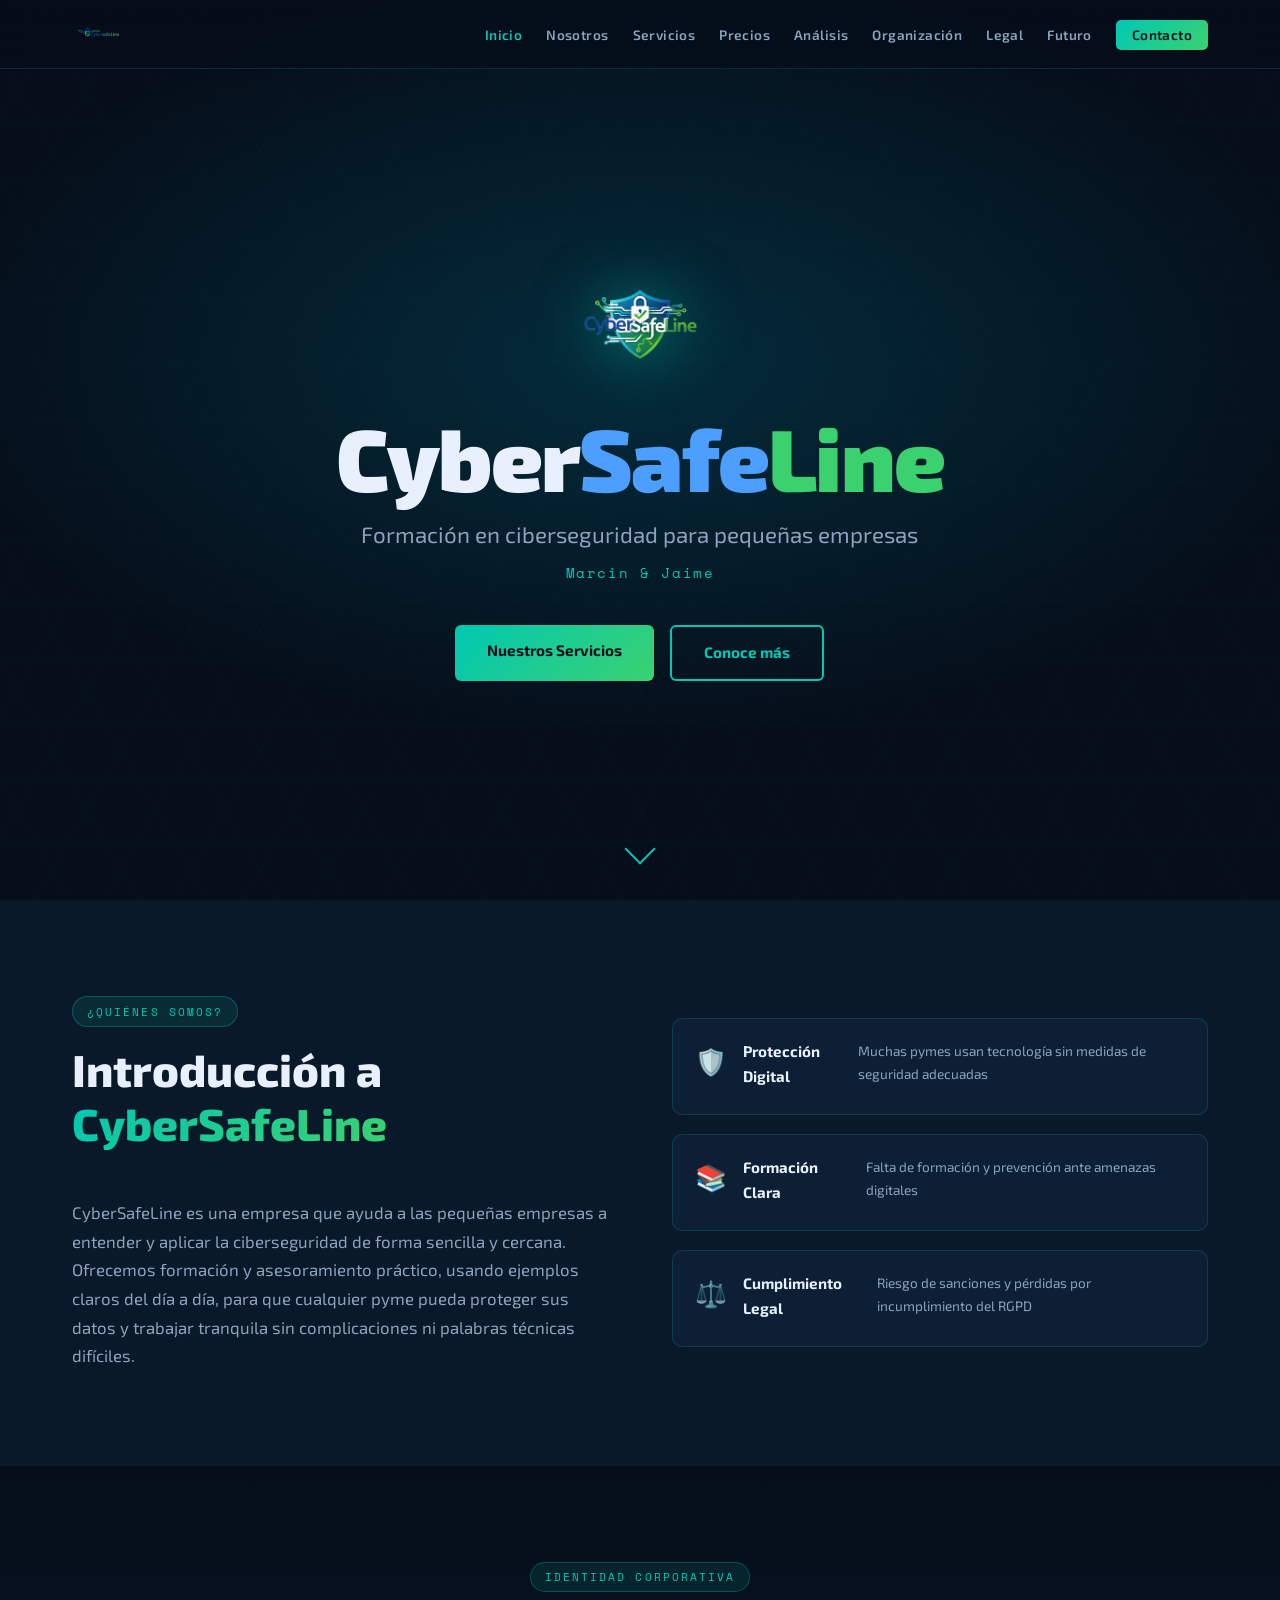
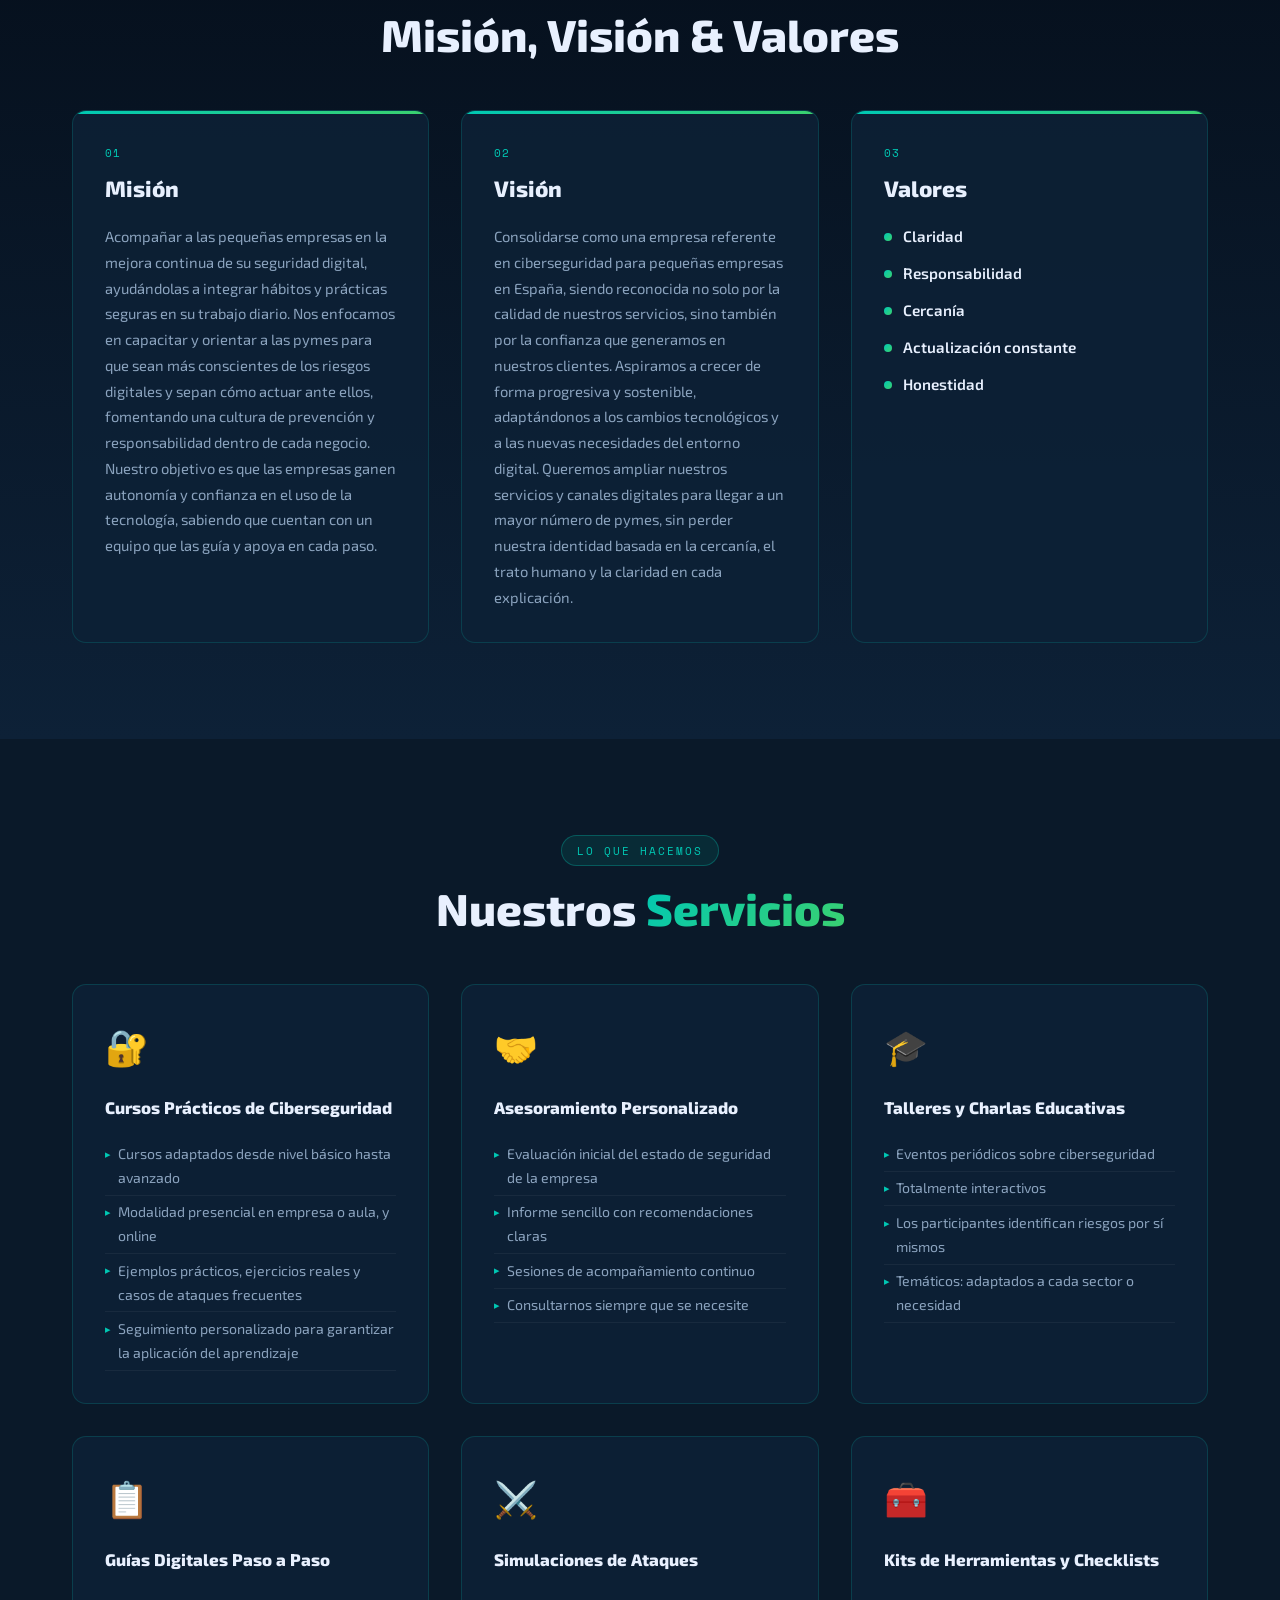
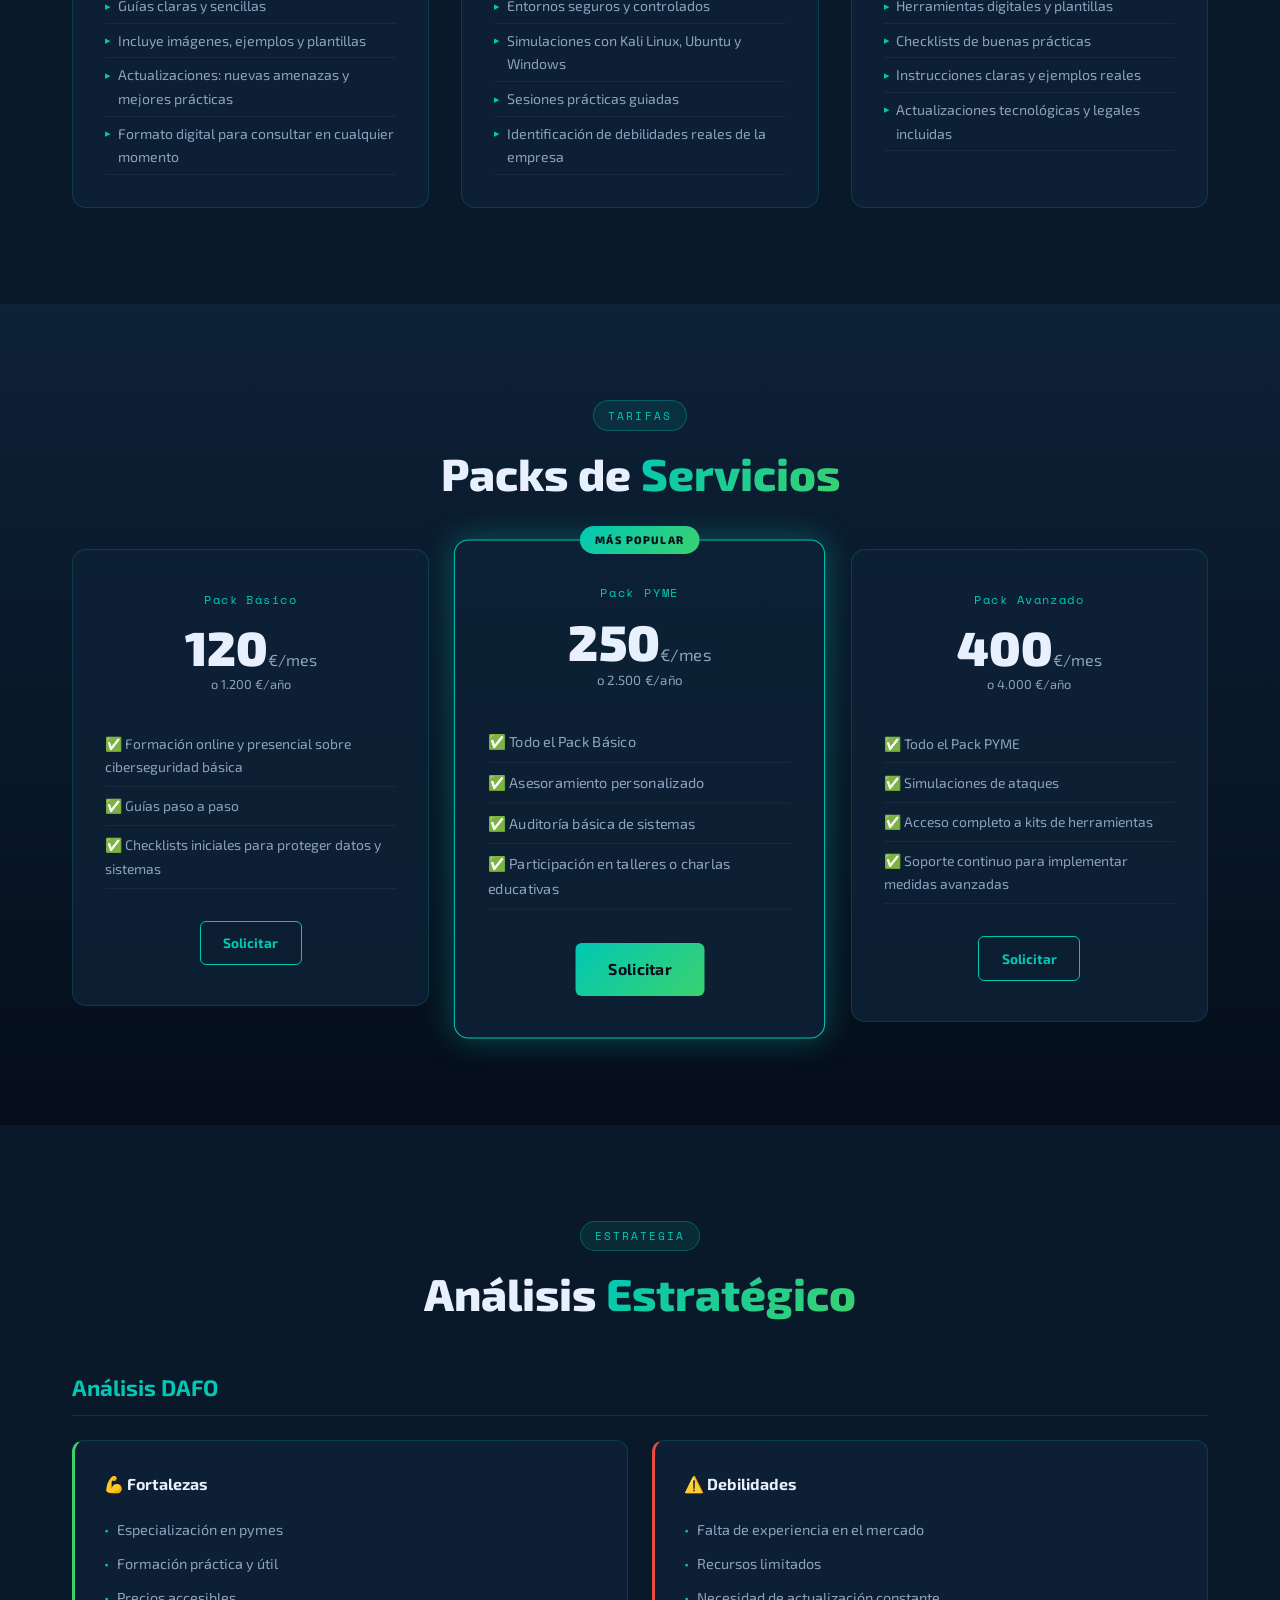
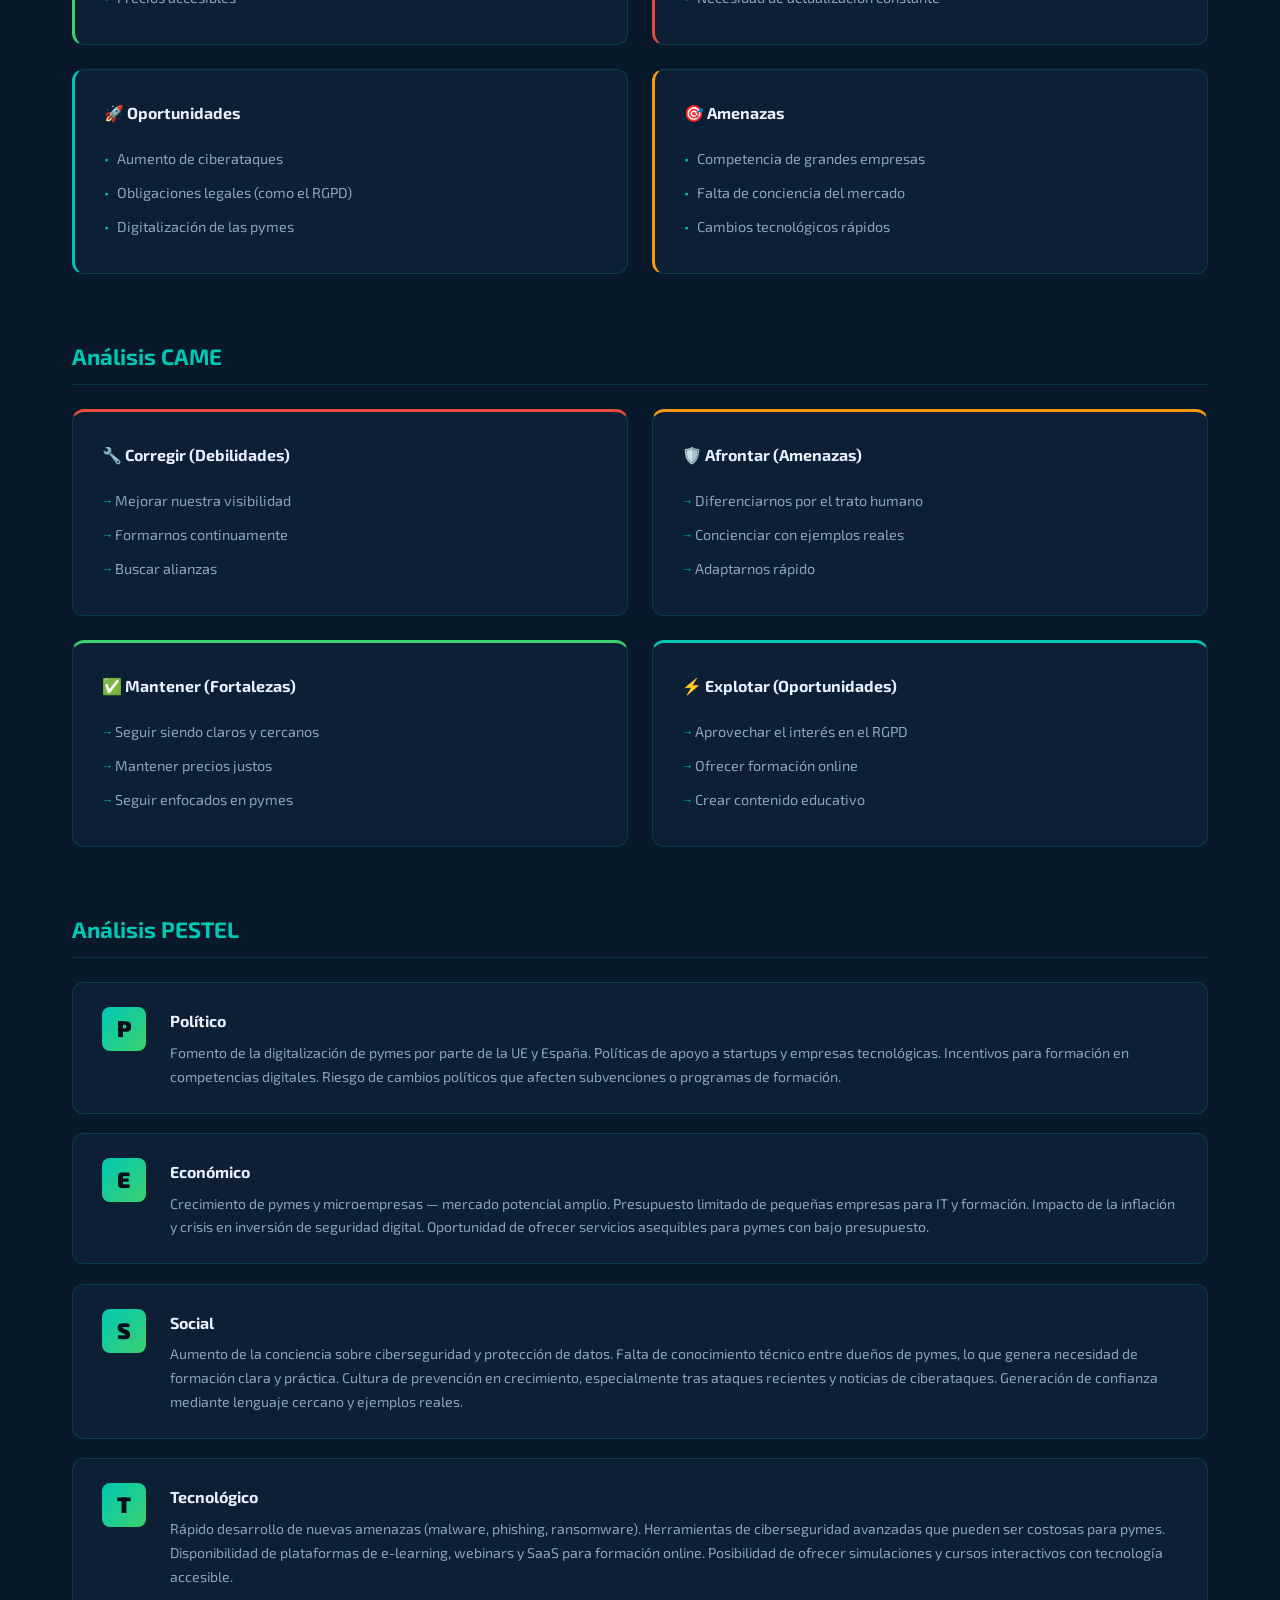
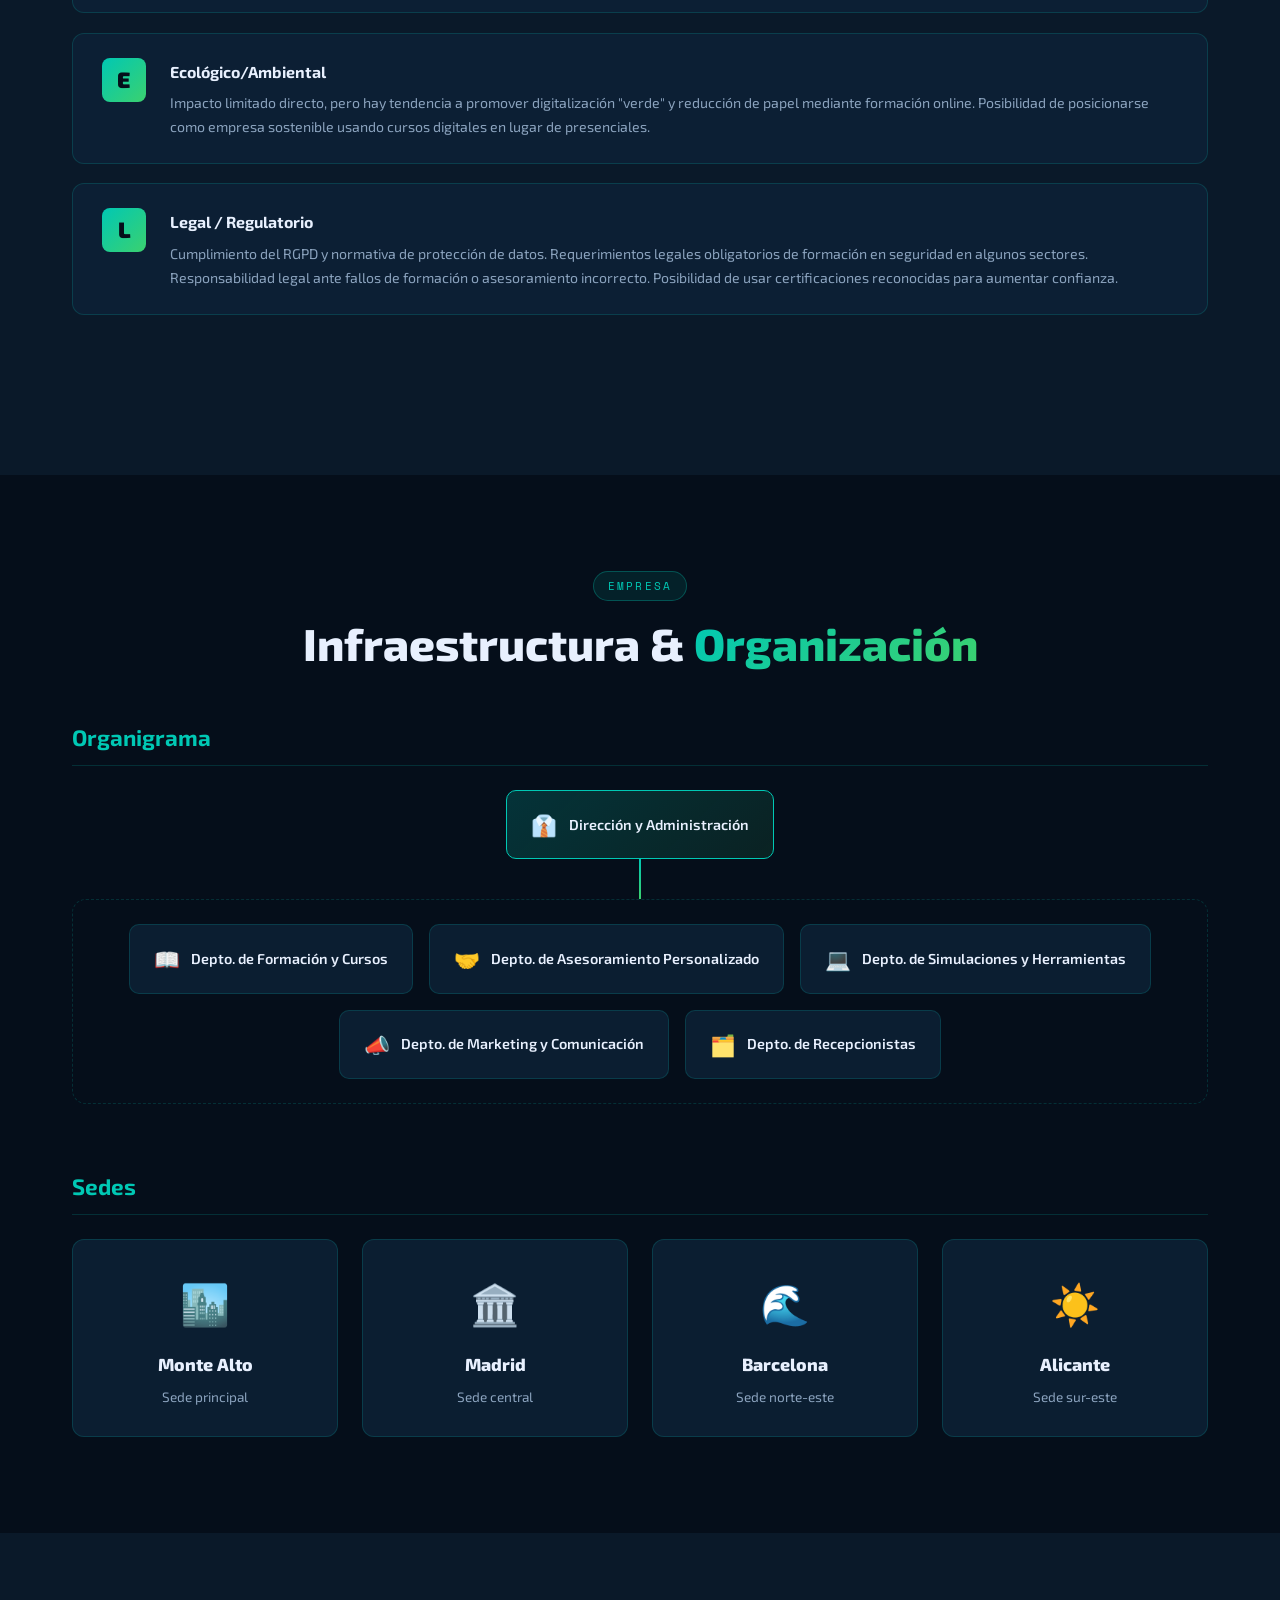
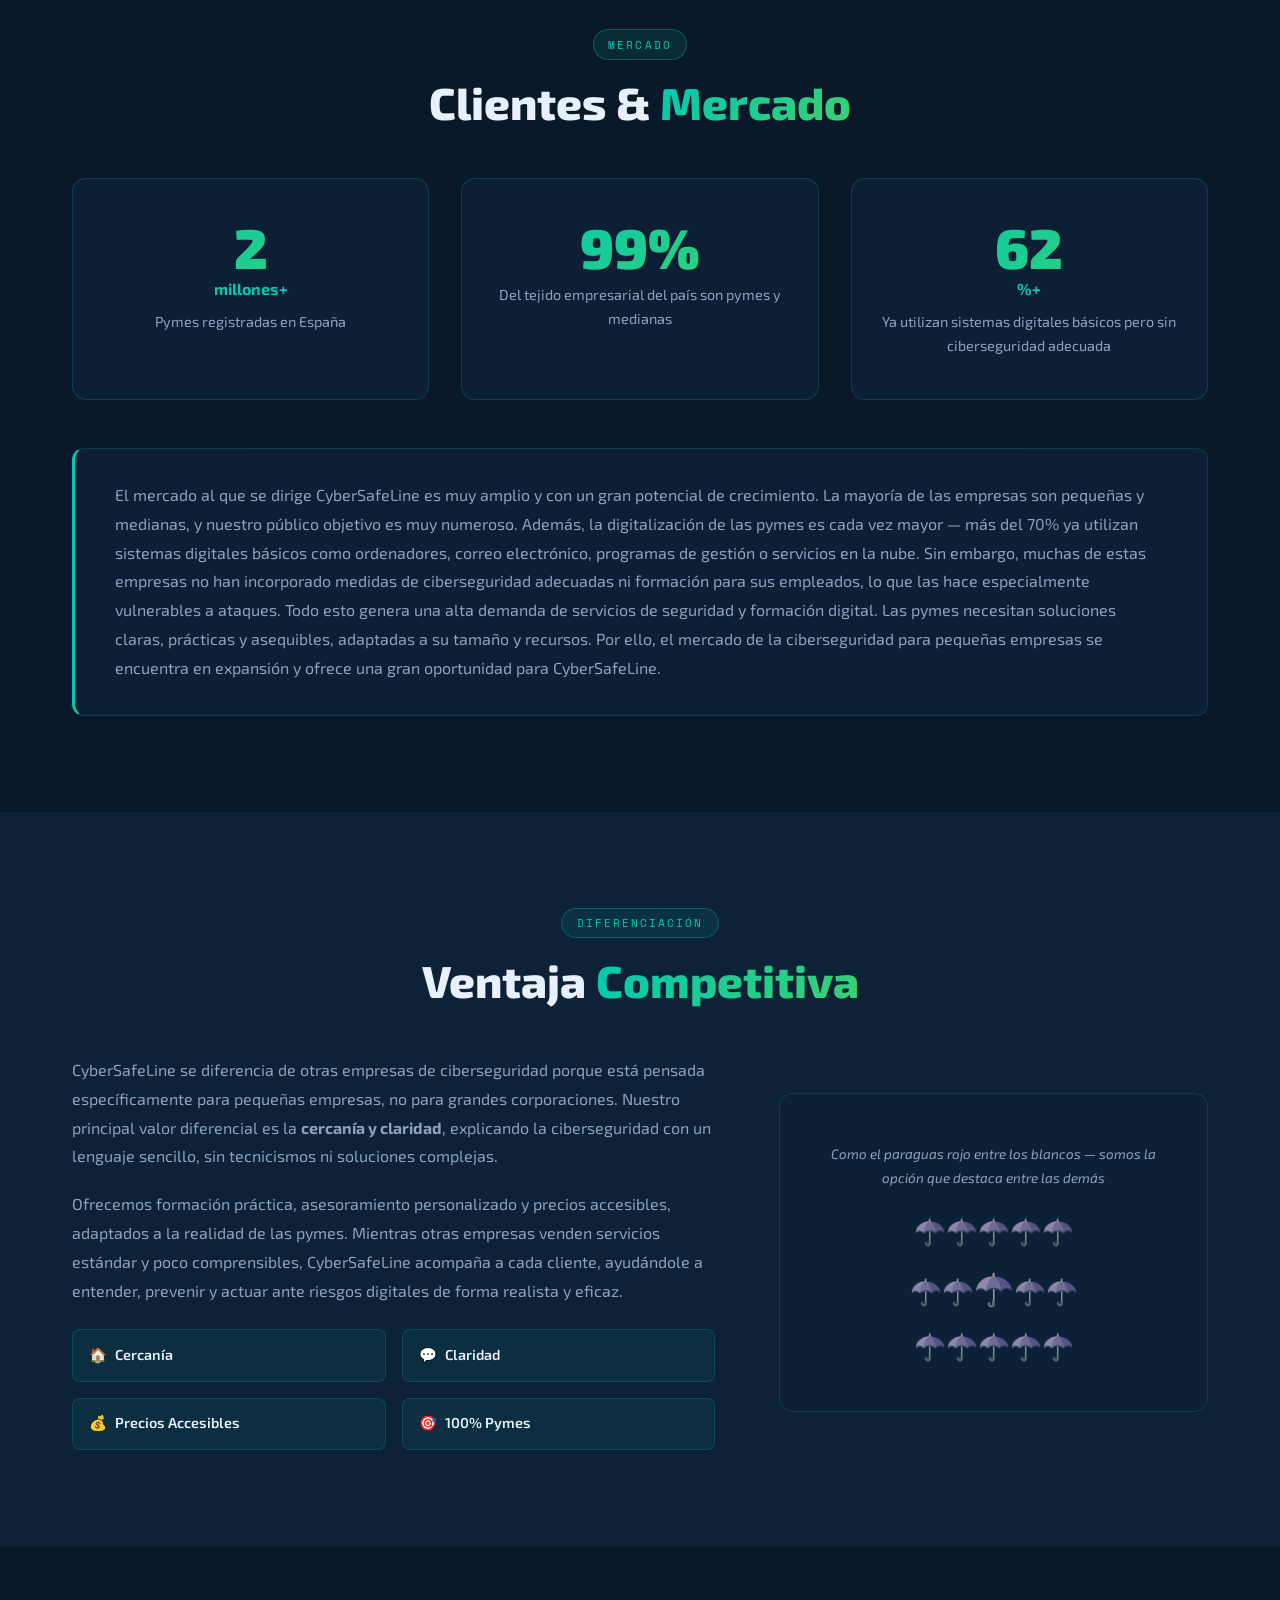
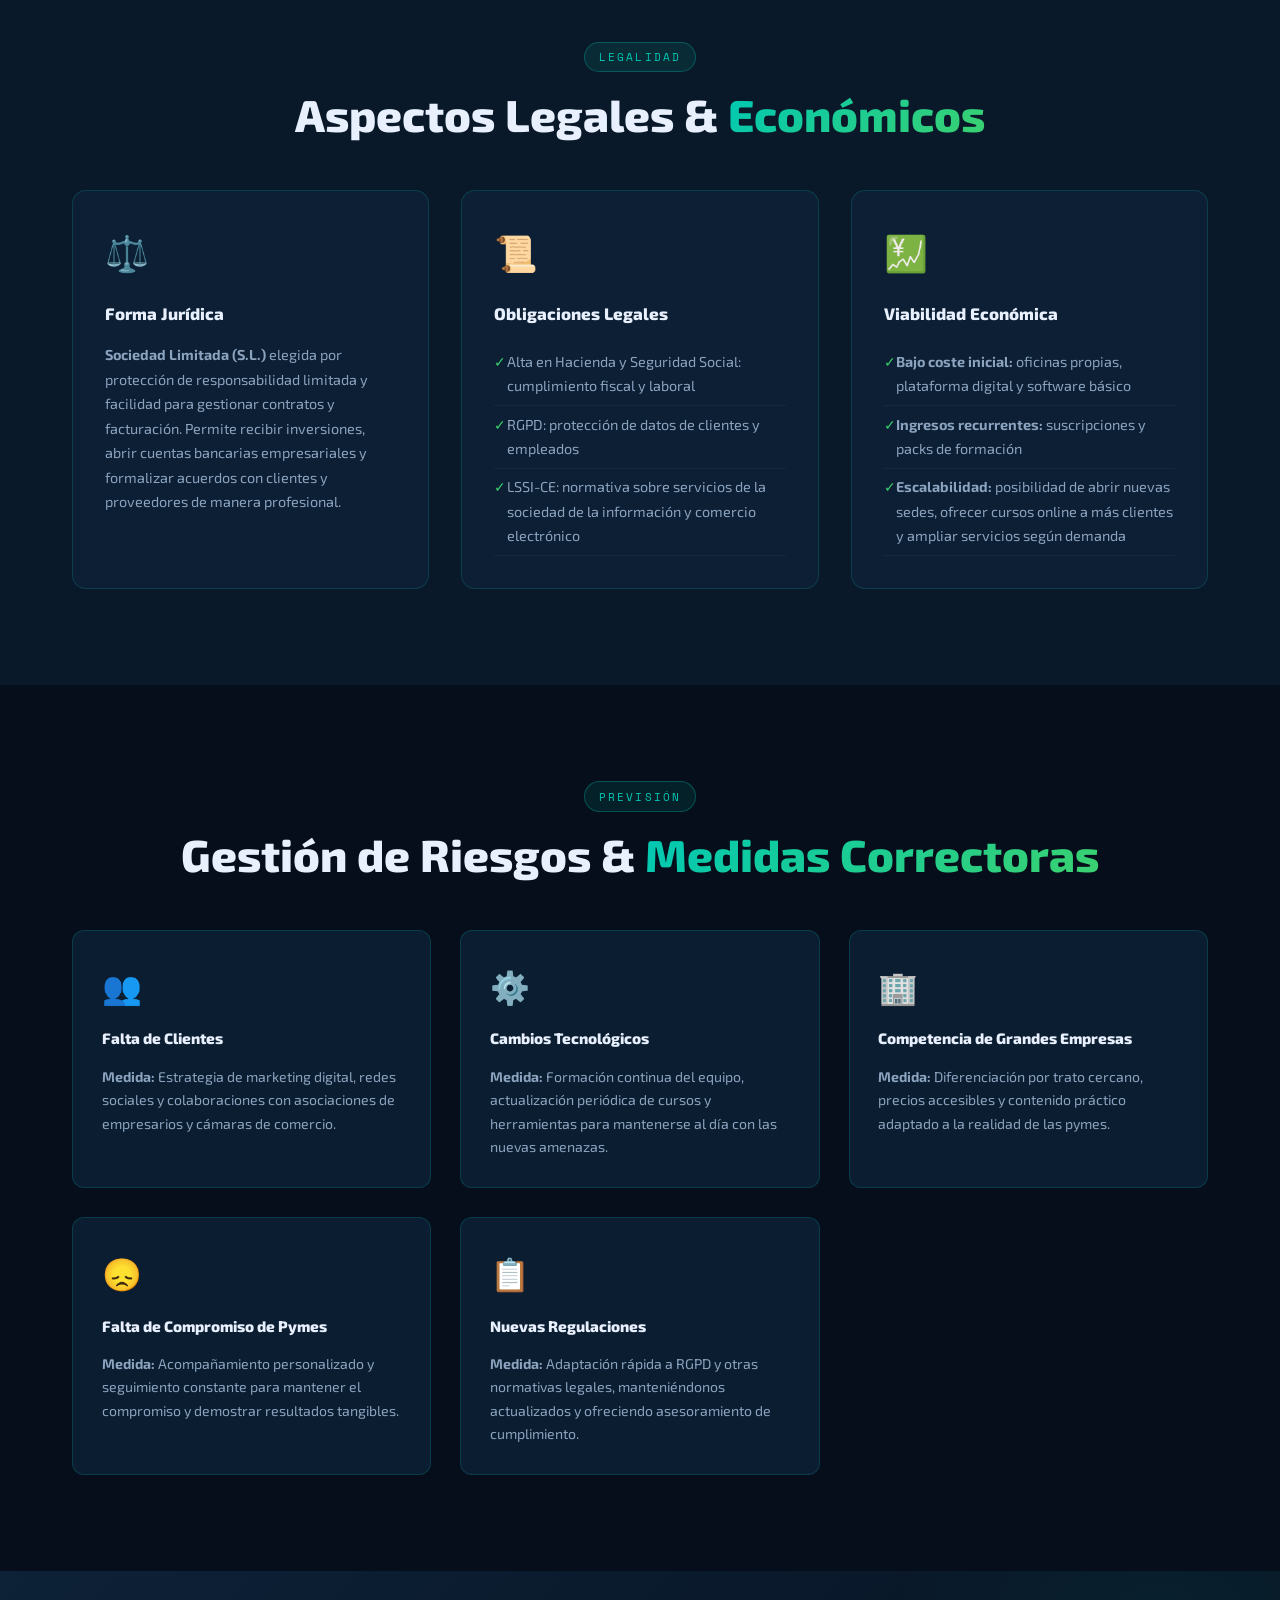
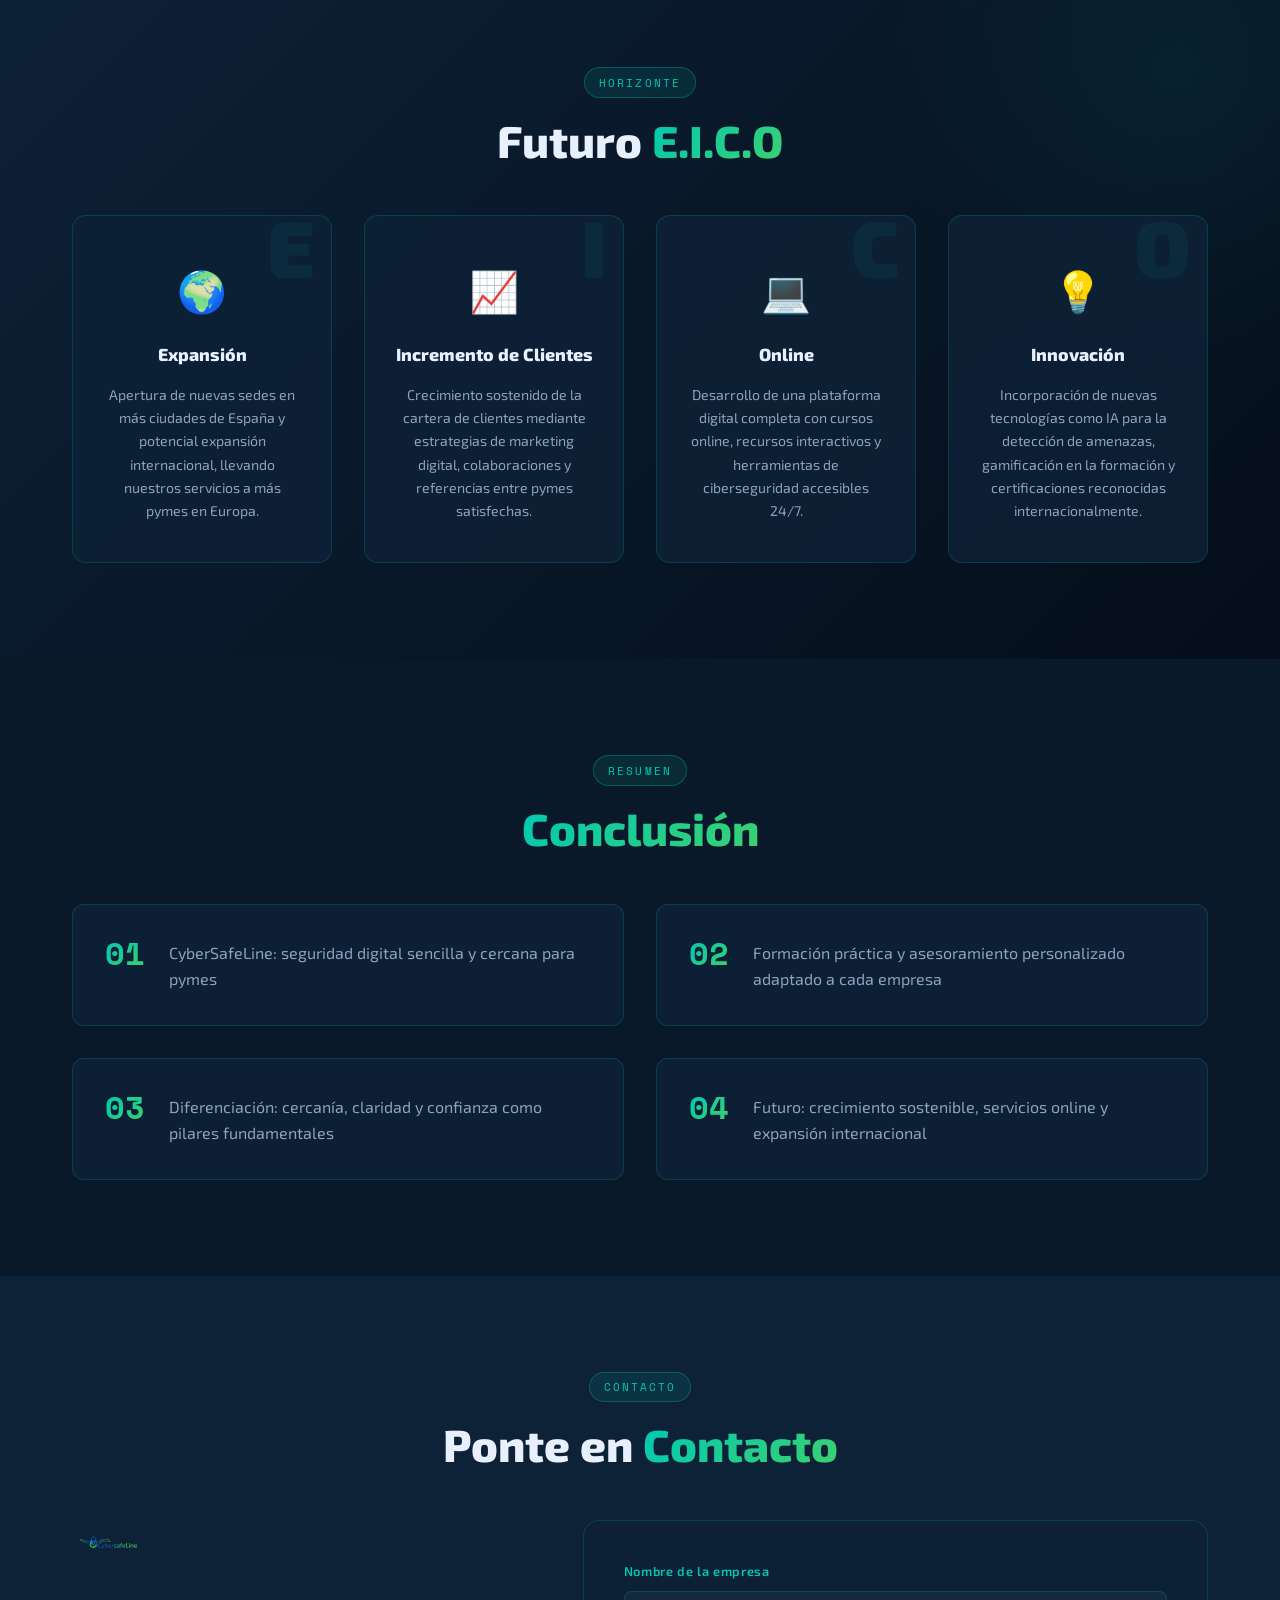
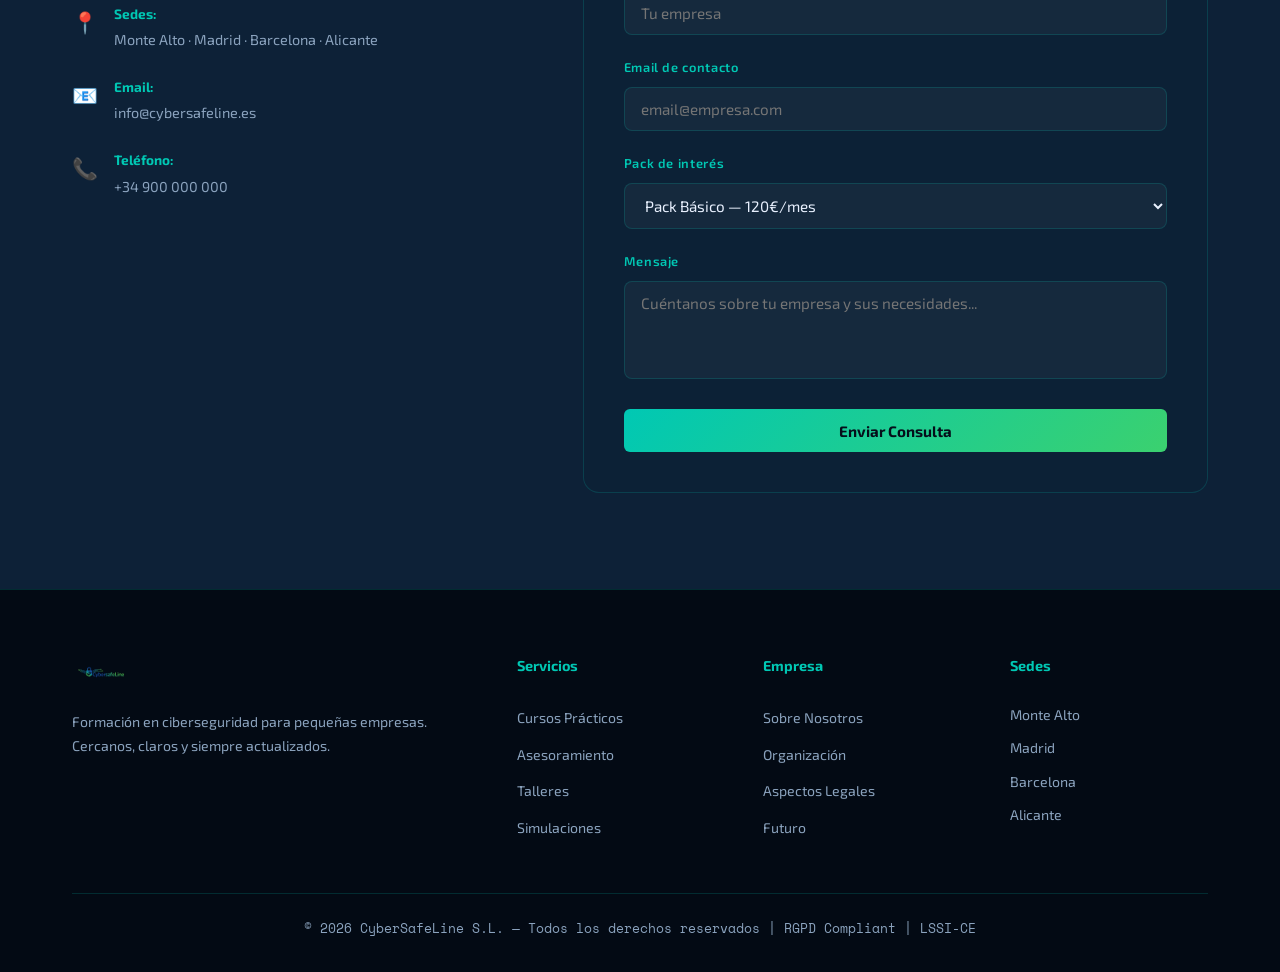
<file: index.html>
<!DOCTYPE html>
<html lang="es">
<head>
<meta charset="UTF-8">
<meta name="viewport" content="width=device-width, initial-scale=1.0">
<title>CyberSafeLine — Ciberseguridad para Pymes</title>
<link rel="preconnect" href="https://fonts.googleapis.com">
<link href="https://fonts.googleapis.com/css2?family=Exo+2:wght@300;400;600;700;900&family=Space+Mono:wght@400;700&display=swap" rel="stylesheet">
<link rel="stylesheet" href="styles.css">
</head>
<body>

<!-- NAVBAR -->
<nav class="navbar" id="navbar">
  <div class="nav-inner">
    <a href="#inicio" class="nav-logo">
      <img src="[data-uri]" alt="CyberSafeLine" class="nav-logo-img">
    </a>
    <button class="nav-toggle" id="navToggle" aria-label="Menú">
      <span></span><span></span><span></span>
    </button>
    <ul class="nav-links" id="navLinks">
      <li><a href="#inicio">Inicio</a></li>
      <li><a href="#sobre-nosotros">Nosotros</a></li>
      <li><a href="#servicios">Servicios</a></li>
      <li><a href="#precios">Precios</a></li>
      <li><a href="#analisis">Análisis</a></li>
      <li><a href="#organizacion">Organización</a></li>
      <li><a href="#legal">Legal</a></li>
      <li><a href="#futuro">Futuro</a></li>
      <li><a href="#contacto" class="nav-cta">Contacto</a></li>
    </ul>
  </div>
</nav>

<!-- HERO -->
<section class="hero" id="inicio">
  <div class="hex-bg"></div>
  <div class="hero-content">
    <img src="[data-uri]" alt="CyberSafeLine Logo" class="hero-logo animate-in">
    <h1 class="hero-title animate-in delay-1">Cyber<span class="text-blue">Safe</span><span class="text-green">Line</span></h1>
    <p class="hero-sub animate-in delay-2">Formación en ciberseguridad para pequeñas empresas</p>
    <p class="hero-authors animate-in delay-3">Marcin &amp; Jaime</p>
    <div class="hero-btns animate-in delay-4">
      <a href="#servicios" class="btn btn-primary">Nuestros Servicios</a>
      <a href="#sobre-nosotros" class="btn btn-outline">Conoce más</a>
    </div>
  </div>
  <div class="scroll-indicator">
    <div class="scroll-arrow"></div>
  </div>
</section>

<!-- INTRODUCCIÓN -->
<section class="section intro-section" id="sobre-nosotros">
  <div class="container">
    <div class="intro-grid">
      <div class="intro-text">
        <div class="section-tag">¿Quiénes somos?</div>
        <h2 class="section-title">Introducción a <span class="gradient-text">CyberSafeLine</span></h2>
        <p>CyberSafeLine es una empresa que ayuda a las pequeñas empresas a entender y aplicar la ciberseguridad de forma sencilla y cercana. Ofrecemos formación y asesoramiento práctico, usando ejemplos claros del día a día, para que cualquier pyme pueda proteger sus datos y trabajar tranquila sin complicaciones ni palabras técnicas difíciles.</p>
      </div>
      <div class="intro-cards">
        <div class="intro-card">
          <div class="intro-card-icon">🛡️</div>
          <h3>Protección Digital</h3>
          <p>Muchas pymes usan tecnología sin medidas de seguridad adecuadas</p>
        </div>
        <div class="intro-card">
          <div class="intro-card-icon">📚</div>
          <h3>Formación Clara</h3>
          <p>Falta de formación y prevención ante amenazas digitales</p>
        </div>
        <div class="intro-card">
          <div class="intro-card-icon">⚖️</div>
          <h3>Cumplimiento Legal</h3>
          <p>Riesgo de sanciones y pérdidas por incumplimiento del RGPD</p>
        </div>
      </div>
    </div>
  </div>
</section>

<!-- MISIÓN VISIÓN VALORES -->
<section class="section mvv-section" id="mvv">
  <div class="container">
    <div class="section-tag center">Identidad Corporativa</div>
    <h2 class="section-title center">Misión, Visión &amp; Valores</h2>
    <div class="mvv-grid">
      <div class="mvv-card" data-reveal>
        <div class="mvv-number">01</div>
        <h3>Misión</h3>
        <p>Acompañar a las pequeñas empresas en la mejora continua de su seguridad digital, ayudándolas a integrar hábitos y prácticas seguras en su trabajo diario. Nos enfocamos en capacitar y orientar a las pymes para que sean más conscientes de los riesgos digitales y sepan cómo actuar ante ellos, fomentando una cultura de prevención y responsabilidad dentro de cada negocio. Nuestro objetivo es que las empresas ganen autonomía y confianza en el uso de la tecnología, sabiendo que cuentan con un equipo que las guía y apoya en cada paso.</p>
      </div>
      <div class="mvv-card" data-reveal>
        <div class="mvv-number">02</div>
        <h3>Visión</h3>
        <p>Consolidarse como una empresa referente en ciberseguridad para pequeñas empresas en España, siendo reconocida no solo por la calidad de nuestros servicios, sino también por la confianza que generamos en nuestros clientes. Aspiramos a crecer de forma progresiva y sostenible, adaptándonos a los cambios tecnológicos y a las nuevas necesidades del entorno digital. Queremos ampliar nuestros servicios y canales digitales para llegar a un mayor número de pymes, sin perder nuestra identidad basada en la cercanía, el trato humano y la claridad en cada explicación.</p>
      </div>
      <div class="mvv-card values-card" data-reveal>
        <div class="mvv-number">03</div>
        <h3>Valores</h3>
        <div class="values-grid">
          <div class="value-item"><span class="value-dot"></span>Claridad</div>
          <div class="value-item"><span class="value-dot"></span>Responsabilidad</div>
          <div class="value-item"><span class="value-dot"></span>Cercanía</div>
          <div class="value-item"><span class="value-dot"></span>Actualización constante</div>
          <div class="value-item"><span class="value-dot"></span>Honestidad</div>
        </div>
      </div>
    </div>
  </div>
</section>

<!-- SERVICIOS -->
<section class="section services-section" id="servicios">
  <div class="container">
    <div class="section-tag center">Lo que hacemos</div>
    <h2 class="section-title center">Nuestros <span class="gradient-text">Servicios</span></h2>
    <div class="services-grid">

      <div class="service-card" data-reveal>
        <div class="service-icon">🔐</div>
        <h3>Cursos Prácticos de Ciberseguridad</h3>
        <ul>
          <li>Cursos adaptados desde nivel básico hasta avanzado</li>
          <li>Modalidad presencial en empresa o aula, y online</li>
          <li>Ejemplos prácticos, ejercicios reales y casos de ataques frecuentes</li>
          <li>Seguimiento personalizado para garantizar la aplicación del aprendizaje</li>
        </ul>
      </div>

      <div class="service-card" data-reveal>
        <div class="service-icon">🤝</div>
        <h3>Asesoramiento Personalizado</h3>
        <ul>
          <li>Evaluación inicial del estado de seguridad de la empresa</li>
          <li>Informe sencillo con recomendaciones claras</li>
          <li>Sesiones de acompañamiento continuo</li>
          <li>Consultarnos siempre que se necesite</li>
        </ul>
      </div>

      <div class="service-card" data-reveal>
        <div class="service-icon">🎓</div>
        <h3>Talleres y Charlas Educativas</h3>
        <ul>
          <li>Eventos periódicos sobre ciberseguridad</li>
          <li>Totalmente interactivos</li>
          <li>Los participantes identifican riesgos por sí mismos</li>
          <li>Temáticos: adaptados a cada sector o necesidad</li>
        </ul>
      </div>

      <div class="service-card" data-reveal>
        <div class="service-icon">📋</div>
        <h3>Guías Digitales Paso a Paso</h3>
        <ul>
          <li>Guías claras y sencillas</li>
          <li>Incluye imágenes, ejemplos y plantillas</li>
          <li>Actualizaciones: nuevas amenazas y mejores prácticas</li>
          <li>Formato digital para consultar en cualquier momento</li>
        </ul>
      </div>

      <div class="service-card" data-reveal>
        <div class="service-icon">⚔️</div>
        <h3>Simulaciones de Ataques</h3>
        <ul>
          <li>Entornos seguros y controlados</li>
          <li>Simulaciones con Kali Linux, Ubuntu y Windows</li>
          <li>Sesiones prácticas guiadas</li>
          <li>Identificación de debilidades reales de la empresa</li>
        </ul>
      </div>

      <div class="service-card" data-reveal>
        <div class="service-icon">🧰</div>
        <h3>Kits de Herramientas y Checklists</h3>
        <ul>
          <li>Herramientas digitales y plantillas</li>
          <li>Checklists de buenas prácticas</li>
          <li>Instrucciones claras y ejemplos reales</li>
          <li>Actualizaciones tecnológicas y legales incluidas</li>
        </ul>
      </div>

    </div>
  </div>
</section>

<!-- PACKS Y PRECIOS -->
<section class="section pricing-section" id="precios">
  <div class="container">
    <div class="section-tag center">Tarifas</div>
    <h2 class="section-title center">Packs de <span class="gradient-text">Servicios</span></h2>
    <div class="pricing-grid">

      <div class="pricing-card basic" data-reveal>
        <div class="pricing-badge">Pack Básico</div>
        <div class="pricing-price">120<span>€/mes</span></div>
        <div class="pricing-annual">o 1.200 €/año</div>
        <ul class="pricing-features">
          <li>✅ Formación online y presencial sobre ciberseguridad básica</li>
          <li>✅ Guías paso a paso</li>
          <li>✅ Checklists iniciales para proteger datos y sistemas</li>
        </ul>
        <a href="#contacto" class="btn btn-outline-sm">Solicitar</a>
      </div>

      <div class="pricing-card pyme featured" data-reveal>
        <div class="pricing-popular">MÁS POPULAR</div>
        <div class="pricing-badge">Pack PYME</div>
        <div class="pricing-price">250<span>€/mes</span></div>
        <div class="pricing-annual">o 2.500 €/año</div>
        <ul class="pricing-features">
          <li>✅ Todo el Pack Básico</li>
          <li>✅ Asesoramiento personalizado</li>
          <li>✅ Auditoría básica de sistemas</li>
          <li>✅ Participación en talleres o charlas educativas</li>
        </ul>
        <a href="#contacto" class="btn btn-primary">Solicitar</a>
      </div>

      <div class="pricing-card advanced" data-reveal>
        <div class="pricing-badge">Pack Avanzado</div>
        <div class="pricing-price">400<span>€/mes</span></div>
        <div class="pricing-annual">o 4.000 €/año</div>
        <ul class="pricing-features">
          <li>✅ Todo el Pack PYME</li>
          <li>✅ Simulaciones de ataques</li>
          <li>✅ Acceso completo a kits de herramientas</li>
          <li>✅ Soporte continuo para implementar medidas avanzadas</li>
        </ul>
        <a href="#contacto" class="btn btn-outline-sm">Solicitar</a>
      </div>

    </div>
  </div>
</section>

<!-- ANÁLISIS ESTRATÉGICO -->
<section class="section analysis-section" id="analisis">
  <div class="container">
    <div class="section-tag center">Estrategia</div>
    <h2 class="section-title center">Análisis <span class="gradient-text">Estratégico</span></h2>

    <!-- DAFO -->
    <div class="analysis-block">
      <h3 class="analysis-subtitle">Análisis DAFO</h3>
      <div class="dafo-grid">
        <div class="dafo-cell fortalezas" data-reveal>
          <h4>💪 Fortalezas</h4>
          <ul>
            <li>Especialización en pymes</li>
            <li>Formación práctica y útil</li>
            <li>Precios accesibles</li>
          </ul>
        </div>
        <div class="dafo-cell debilidades" data-reveal>
          <h4>⚠️ Debilidades</h4>
          <ul>
            <li>Falta de experiencia en el mercado</li>
            <li>Recursos limitados</li>
            <li>Necesidad de actualización constante</li>
          </ul>
        </div>
        <div class="dafo-cell oportunidades" data-reveal>
          <h4>🚀 Oportunidades</h4>
          <ul>
            <li>Aumento de ciberataques</li>
            <li>Obligaciones legales (como el RGPD)</li>
            <li>Digitalización de las pymes</li>
          </ul>
        </div>
        <div class="dafo-cell amenazas" data-reveal>
          <h4>🎯 Amenazas</h4>
          <ul>
            <li>Competencia de grandes empresas</li>
            <li>Falta de conciencia del mercado</li>
            <li>Cambios tecnológicos rápidos</li>
          </ul>
        </div>
      </div>
    </div>

    <!-- CAME -->
    <div class="analysis-block">
      <h3 class="analysis-subtitle">Análisis CAME</h3>
      <div class="came-grid">
        <div class="came-cell corregir" data-reveal>
          <h4>🔧 Corregir (Debilidades)</h4>
          <ul>
            <li>Mejorar nuestra visibilidad</li>
            <li>Formarnos continuamente</li>
            <li>Buscar alianzas</li>
          </ul>
        </div>
        <div class="came-cell afrontar" data-reveal>
          <h4>🛡️ Afrontar (Amenazas)</h4>
          <ul>
            <li>Diferenciarnos por el trato humano</li>
            <li>Concienciar con ejemplos reales</li>
            <li>Adaptarnos rápido</li>
          </ul>
        </div>
        <div class="came-cell mantener" data-reveal>
          <h4>✅ Mantener (Fortalezas)</h4>
          <ul>
            <li>Seguir siendo claros y cercanos</li>
            <li>Mantener precios justos</li>
            <li>Seguir enfocados en pymes</li>
          </ul>
        </div>
        <div class="came-cell explotar" data-reveal>
          <h4>⚡ Explotar (Oportunidades)</h4>
          <ul>
            <li>Aprovechar el interés en el RGPD</li>
            <li>Ofrecer formación online</li>
            <li>Crear contenido educativo</li>
          </ul>
        </div>
      </div>
    </div>

    <!-- PESTEL -->
    <div class="analysis-block">
      <h3 class="analysis-subtitle">Análisis PESTEL</h3>
      <div class="pestel-list">
        <div class="pestel-item" data-reveal>
          <div class="pestel-letter">P</div>
          <div class="pestel-content">
            <h4>Político</h4>
            <p>Fomento de la digitalización de pymes por parte de la UE y España. Políticas de apoyo a startups y empresas tecnológicas. Incentivos para formación en competencias digitales. Riesgo de cambios políticos que afecten subvenciones o programas de formación.</p>
          </div>
        </div>
        <div class="pestel-item" data-reveal>
          <div class="pestel-letter">E</div>
          <div class="pestel-content">
            <h4>Económico</h4>
            <p>Crecimiento de pymes y microempresas — mercado potencial amplio. Presupuesto limitado de pequeñas empresas para IT y formación. Impacto de la inflación y crisis en inversión de seguridad digital. Oportunidad de ofrecer servicios asequibles para pymes con bajo presupuesto.</p>
          </div>
        </div>
        <div class="pestel-item" data-reveal>
          <div class="pestel-letter">S</div>
          <div class="pestel-content">
            <h4>Social</h4>
            <p>Aumento de la conciencia sobre ciberseguridad y protección de datos. Falta de conocimiento técnico entre dueños de pymes, lo que genera necesidad de formación clara y práctica. Cultura de prevención en crecimiento, especialmente tras ataques recientes y noticias de ciberataques. Generación de confianza mediante lenguaje cercano y ejemplos reales.</p>
          </div>
        </div>
        <div class="pestel-item" data-reveal>
          <div class="pestel-letter">T</div>
          <div class="pestel-content">
            <h4>Tecnológico</h4>
            <p>Rápido desarrollo de nuevas amenazas (malware, phishing, ransomware). Herramientas de ciberseguridad avanzadas que pueden ser costosas para pymes. Disponibilidad de plataformas de e-learning, webinars y SaaS para formación online. Posibilidad de ofrecer simulaciones y cursos interactivos con tecnología accesible.</p>
          </div>
        </div>
        <div class="pestel-item" data-reveal>
          <div class="pestel-letter">E</div>
          <div class="pestel-content">
            <h4>Ecológico/Ambiental</h4>
            <p>Impacto limitado directo, pero hay tendencia a promover digitalización "verde" y reducción de papel mediante formación online. Posibilidad de posicionarse como empresa sostenible usando cursos digitales en lugar de presenciales.</p>
          </div>
        </div>
        <div class="pestel-item" data-reveal>
          <div class="pestel-letter">L</div>
          <div class="pestel-content">
            <h4>Legal / Regulatorio</h4>
            <p>Cumplimiento del RGPD y normativa de protección de datos. Requerimientos legales obligatorios de formación en seguridad en algunos sectores. Responsabilidad legal ante fallos de formación o asesoramiento incorrecto. Posibilidad de usar certificaciones reconocidas para aumentar confianza.</p>
          </div>
        </div>
      </div>
    </div>
  </div>
</section>

<!-- ORGANIZACIÓN -->
<section class="section org-section" id="organizacion">
  <div class="container">
    <div class="section-tag center">Empresa</div>
    <h2 class="section-title center">Infraestructura &amp; <span class="gradient-text">Organización</span></h2>

    <h3 class="analysis-subtitle">Organigrama</h3>
    <div class="org-chart">
      <div class="org-top">
        <div class="org-node top-node" data-reveal>
          <div class="org-icon">👔</div>
          <div>Dirección y Administración</div>
        </div>
      </div>
      <div class="org-line-down"></div>
      <div class="org-middle">
        <div class="org-node" data-reveal>
          <div class="org-icon">📖</div>
          <div>Depto. de Formación y Cursos</div>
        </div>
        <div class="org-node" data-reveal>
          <div class="org-icon">🤝</div>
          <div>Depto. de Asesoramiento Personalizado</div>
        </div>
        <div class="org-node" data-reveal>
          <div class="org-icon">💻</div>
          <div>Depto. de Simulaciones y Herramientas</div>
        </div>
        <div class="org-node" data-reveal>
          <div class="org-icon">📣</div>
          <div>Depto. de Marketing y Comunicación</div>
        </div>
        <div class="org-node" data-reveal>
          <div class="org-icon">🗂️</div>
          <div>Depto. de Recepcionistas</div>
        </div>
      </div>
    </div>

    <h3 class="analysis-subtitle" style="margin-top:4rem">Sedes</h3>
    <div class="sedes-grid">
      <div class="sede-card" data-reveal>
        <div class="sede-icon">🏙️</div>
        <h4>Monte Alto</h4>
        <p>Sede principal</p>
      </div>
      <div class="sede-card" data-reveal>
        <div class="sede-icon">🏛️</div>
        <h4>Madrid</h4>
        <p>Sede central</p>
      </div>
      <div class="sede-card" data-reveal>
        <div class="sede-icon">🌊</div>
        <h4>Barcelona</h4>
        <p>Sede norte-este</p>
      </div>
      <div class="sede-card" data-reveal>
        <div class="sede-icon">☀️</div>
        <h4>Alicante</h4>
        <p>Sede sur-este</p>
      </div>
    </div>
  </div>
</section>

<!-- CLIENTES Y MERCADO -->
<section class="section market-section" id="mercado">
  <div class="container">
    <div class="section-tag center">Mercado</div>
    <h2 class="section-title center">Clientes &amp; <span class="gradient-text">Mercado</span></h2>
    <div class="market-grid">
      <div class="market-stat" data-reveal>
        <div class="market-number counter" data-target="3">0</div>
        <div class="market-unit">millones+</div>
        <p>Pymes registradas en España</p>
      </div>
      <div class="market-stat" data-reveal>
        <div class="market-number">99<span>%</span></div>
        <div class="market-unit"></div>
        <p>Del tejido empresarial del país son pymes y medianas</p>
      </div>
      <div class="market-stat" data-reveal>
        <div class="market-number counter" data-target="70">0</div>
        <div class="market-unit">%+</div>
        <p>Ya utilizan sistemas digitales básicos pero sin ciberseguridad adecuada</p>
      </div>
    </div>
    <div class="market-text" data-reveal>
      <p>El mercado al que se dirige CyberSafeLine es muy amplio y con un gran potencial de crecimiento. La mayoría de las empresas son pequeñas y medianas, y nuestro público objetivo es muy numeroso. Además, la digitalización de las pymes es cada vez mayor — más del 70% ya utilizan sistemas digitales básicos como ordenadores, correo electrónico, programas de gestión o servicios en la nube. Sin embargo, muchas de estas empresas no han incorporado medidas de ciberseguridad adecuadas ni formación para sus empleados, lo que las hace especialmente vulnerables a ataques. Todo esto genera una alta demanda de servicios de seguridad y formación digital. Las pymes necesitan soluciones claras, prácticas y asequibles, adaptadas a su tamaño y recursos. Por ello, el mercado de la ciberseguridad para pequeñas empresas se encuentra en expansión y ofrece una gran oportunidad para CyberSafeLine.</p>
    </div>
  </div>
</section>

<!-- VENTAJA COMPETITIVA -->
<section class="section ventaja-section" id="ventaja">
  <div class="container">
    <div class="section-tag center">Diferenciación</div>
    <h2 class="section-title center">Ventaja <span class="gradient-text">Competitiva</span></h2>
    <div class="ventaja-grid">
      <div class="ventaja-text" data-reveal>
        <p>CyberSafeLine se diferencia de otras empresas de ciberseguridad porque está pensada específicamente para pequeñas empresas, no para grandes corporaciones. Nuestro principal valor diferencial es la <strong>cercanía y claridad</strong>, explicando la ciberseguridad con un lenguaje sencillo, sin tecnicismos ni soluciones complejas.</p>
        <p>Ofrecemos formación práctica, asesoramiento personalizado y precios accesibles, adaptados a la realidad de las pymes. Mientras otras empresas venden servicios estándar y poco comprensibles, CyberSafeLine acompaña a cada cliente, ayudándole a entender, prevenir y actuar ante riesgos digitales de forma realista y eficaz.</p>
        <div class="ventaja-pillars">
          <div class="pillar"><span>🏠</span> Cercanía</div>
          <div class="pillar"><span>💬</span> Claridad</div>
          <div class="pillar"><span>💰</span> Precios Accesibles</div>
          <div class="pillar"><span>🎯</span> 100% Pymes</div>
        </div>
      </div>
      <div class="ventaja-visual" data-reveal>
        <div class="red-umbrella-visual">
          <div class="umbrella-desc">Como el paraguas rojo entre los blancos — somos la opción que destaca entre las demás</div>
          <div class="umbrella-emojis">
            ☂️☂️☂️☂️☂️<br>
            ☂️☂️<span style="color:#e74c3c;font-size:2rem">☂️</span>☂️☂️<br>
            ☂️☂️☂️☂️☂️
          </div>
        </div>
      </div>
    </div>
  </div>
</section>

<!-- ASPECTOS LEGALES -->
<section class="section legal-section" id="legal">
  <div class="container">
    <div class="section-tag center">Legalidad</div>
    <h2 class="section-title center">Aspectos Legales &amp; <span class="gradient-text">Económicos</span></h2>
    <div class="legal-grid">
      <div class="legal-card" data-reveal>
        <div class="legal-icon">⚖️</div>
        <h3>Forma Jurídica</h3>
        <p><strong>Sociedad Limitada (S.L.)</strong> elegida por protección de responsabilidad limitada y facilidad para gestionar contratos y facturación. Permite recibir inversiones, abrir cuentas bancarias empresariales y formalizar acuerdos con clientes y proveedores de manera profesional.</p>
      </div>
      <div class="legal-card" data-reveal>
        <div class="legal-icon">📜</div>
        <h3>Obligaciones Legales</h3>
        <ul>
          <li>Alta en Hacienda y Seguridad Social: cumplimiento fiscal y laboral</li>
          <li>RGPD: protección de datos de clientes y empleados</li>
          <li>LSSI-CE: normativa sobre servicios de la sociedad de la información y comercio electrónico</li>
        </ul>
      </div>
      <div class="legal-card" data-reveal>
        <div class="legal-icon">💹</div>
        <h3>Viabilidad Económica</h3>
        <ul>
          <li><strong>Bajo coste inicial:</strong> oficinas propias, plataforma digital y software básico</li>
          <li><strong>Ingresos recurrentes:</strong> suscripciones y packs de formación</li>
          <li><strong>Escalabilidad:</strong> posibilidad de abrir nuevas sedes, ofrecer cursos online a más clientes y ampliar servicios según demanda</li>
        </ul>
      </div>
    </div>
  </div>
</section>

<!-- GESTIÓN DE RIESGOS -->
<section class="section risks-section" id="riesgos">
  <div class="container">
    <div class="section-tag center">Previsión</div>
    <h2 class="section-title center">Gestión de Riesgos &amp; <span class="gradient-text">Medidas Correctoras</span></h2>
    <div class="risks-grid">
      <div class="risk-card" data-reveal>
        <div class="risk-icon">👥</div>
        <h3>Falta de Clientes</h3>
        <p><strong>Medida:</strong> Estrategia de marketing digital, redes sociales y colaboraciones con asociaciones de empresarios y cámaras de comercio.</p>
      </div>
      <div class="risk-card" data-reveal>
        <div class="risk-icon">⚙️</div>
        <h3>Cambios Tecnológicos</h3>
        <p><strong>Medida:</strong> Formación continua del equipo, actualización periódica de cursos y herramientas para mantenerse al día con las nuevas amenazas.</p>
      </div>
      <div class="risk-card" data-reveal>
        <div class="risk-icon">🏢</div>
        <h3>Competencia de Grandes Empresas</h3>
        <p><strong>Medida:</strong> Diferenciación por trato cercano, precios accesibles y contenido práctico adaptado a la realidad de las pymes.</p>
      </div>
      <div class="risk-card" data-reveal>
        <div class="risk-icon">😞</div>
        <h3>Falta de Compromiso de Pymes</h3>
        <p><strong>Medida:</strong> Acompañamiento personalizado y seguimiento constante para mantener el compromiso y demostrar resultados tangibles.</p>
      </div>
      <div class="risk-card" data-reveal>
        <div class="risk-icon">📋</div>
        <h3>Nuevas Regulaciones</h3>
        <p><strong>Medida:</strong> Adaptación rápida a RGPD y otras normativas legales, manteniéndonos actualizados y ofreciendo asesoramiento de cumplimiento.</p>
      </div>
    </div>
  </div>
</section>

<!-- FUTURO -->
<section class="section future-section" id="futuro">
  <div class="container">
    <div class="section-tag center">Horizonte</div>
    <h2 class="section-title center">Futuro <span class="gradient-text">E.I.C.O</span></h2>
    <div class="future-grid">
      <div class="future-card" data-reveal>
        <div class="future-letter">E</div>
        <div class="future-icon">🌍</div>
        <h3>Expansión</h3>
        <p>Apertura de nuevas sedes en más ciudades de España y potencial expansión internacional, llevando nuestros servicios a más pymes en Europa.</p>
      </div>
      <div class="future-card" data-reveal>
        <div class="future-letter">I</div>
        <div class="future-icon">📈</div>
        <h3>Incremento de Clientes</h3>
        <p>Crecimiento sostenido de la cartera de clientes mediante estrategias de marketing digital, colaboraciones y referencias entre pymes satisfechas.</p>
      </div>
      <div class="future-card" data-reveal>
        <div class="future-letter">C</div>
        <div class="future-icon">💻</div>
        <h3>Online</h3>
        <p>Desarrollo de una plataforma digital completa con cursos online, recursos interactivos y herramientas de ciberseguridad accesibles 24/7.</p>
      </div>
      <div class="future-card" data-reveal>
        <div class="future-letter">O</div>
        <div class="future-icon">💡</div>
        <h3>Innovación</h3>
        <p>Incorporación de nuevas tecnologías como IA para la detección de amenazas, gamificación en la formación y certificaciones reconocidas internacionalmente.</p>
      </div>
    </div>
  </div>
</section>

<!-- CONCLUSIÓN -->
<section class="section conclusion-section" id="conclusion">
  <div class="container">
    <div class="section-tag center">Resumen</div>
    <h2 class="section-title center"><span class="gradient-text">Conclusión</span></h2>
    <div class="conclusion-grid">
      <div class="conclusion-item" data-reveal>
        <div class="conclusion-num">01</div>
        <p>CyberSafeLine: seguridad digital sencilla y cercana para pymes</p>
      </div>
      <div class="conclusion-item" data-reveal>
        <div class="conclusion-num">02</div>
        <p>Formación práctica y asesoramiento personalizado adaptado a cada empresa</p>
      </div>
      <div class="conclusion-item" data-reveal>
        <div class="conclusion-num">03</div>
        <p>Diferenciación: cercanía, claridad y confianza como pilares fundamentales</p>
      </div>
      <div class="conclusion-item" data-reveal>
        <div class="conclusion-num">04</div>
        <p>Futuro: crecimiento sostenible, servicios online y expansión internacional</p>
      </div>
    </div>
  </div>
</section>

<!-- CONTACTO -->
<section class="section contact-section" id="contacto">
  <div class="container">
    <div class="section-tag center">Contacto</div>
    <h2 class="section-title center">Ponte en <span class="gradient-text">Contacto</span></h2>
    <div class="contact-grid">
      <div class="contact-info" data-reveal>
        <img src="[data-uri]" alt="CyberSafeLine" class="contact-logo">
        <div class="contact-items">
          <div class="contact-item">
            <span class="contact-icon">📍</span>
            <div>
              <strong>Sedes:</strong>
              <p>Monte Alto · Madrid · Barcelona · Alicante</p>
            </div>
          </div>
          <div class="contact-item">
            <span class="contact-icon">📧</span>
            <div>
              <strong>Email:</strong>
              <p>info@cybersafeline.es</p>
            </div>
          </div>
          <div class="contact-item">
            <span class="contact-icon">📞</span>
            <div>
              <strong>Teléfono:</strong>
              <p>+34 900 000 000</p>
            </div>
          </div>
        </div>
      </div>
      <form class="contact-form" data-reveal onsubmit="handleForm(event)">
        <div class="form-group">
          <label>Nombre de la empresa</label>
          <input type="text" placeholder="Tu empresa" required>
        </div>
        <div class="form-group">
          <label>Email de contacto</label>
          <input type="email" placeholder="email@empresa.com" required>
        </div>
        <div class="form-group">
          <label>Pack de interés</label>
          <select>
            <option>Pack Básico — 120€/mes</option>
            <option>Pack PYME — 250€/mes</option>
            <option>Pack Avanzado — 400€/mes</option>
            <option>Consulta personalizada</option>
          </select>
        </div>
        <div class="form-group">
          <label>Mensaje</label>
          <textarea placeholder="Cuéntanos sobre tu empresa y sus necesidades..." rows="4"></textarea>
        </div>
        <button type="submit" class="btn btn-primary full-width">Enviar Consulta</button>
        <div id="form-success" class="form-success" style="display:none">✅ ¡Gracias! Nos pondremos en contacto contigo pronto.</div>
      </form>
    </div>
  </div>
</section>

<!-- FOOTER -->
<footer class="footer">
  <div class="container">
    <div class="footer-grid">
      <div class="footer-brand">
        <img src="[data-uri]" alt="CyberSafeLine" class="footer-logo">
        <p>Formación en ciberseguridad para pequeñas empresas. Cercanos, claros y siempre actualizados.</p>
      </div>
      <div class="footer-links">
        <h4>Servicios</h4>
        <ul>
          <li><a href="#servicios">Cursos Prácticos</a></li>
          <li><a href="#servicios">Asesoramiento</a></li>
          <li><a href="#servicios">Talleres</a></li>
          <li><a href="#servicios">Simulaciones</a></li>
        </ul>
      </div>
      <div class="footer-links">
        <h4>Empresa</h4>
        <ul>
          <li><a href="#sobre-nosotros">Sobre Nosotros</a></li>
          <li><a href="#organizacion">Organización</a></li>
          <li><a href="#legal">Aspectos Legales</a></li>
          <li><a href="#futuro">Futuro</a></li>
        </ul>
      </div>
      <div class="footer-links">
        <h4>Sedes</h4>
        <ul>
          <li>Monte Alto</li>
          <li>Madrid</li>
          <li>Barcelona</li>
          <li>Alicante</li>
        </ul>
      </div>
    </div>
    <div class="footer-bottom">
      <p>© 2026 CyberSafeLine S.L. — Todos los derechos reservados | RGPD Compliant | LSSI-CE</p>
    </div>
  </div>
</footer>

<script src="script.js"></script>
</body>
</html>
</file>
<file: styles.css>
/* ============================================================
   CYBERSAFELINE — styles.css
   Aesthetic: Dark Cyber / Tech — Deep Navy + Electric Green/Teal
   ============================================================ */

/* ---------- RESET & BASE ---------- */
*, *::before, *::after { box-sizing: border-box; margin: 0; padding: 0; }

:root {
  --navy:       #050e1a;
  --navy-2:     #0a1929;
  --navy-3:     #0d2137;
  --teal:       #00c8b4;
  --green:      #3bd16f;
  --blue:       #1a6fff;
  --blue-light: #4d9fff;
  --accent:     #00ffc8;
  --text:       #e8f0fe;
  --text-muted: #8ba3be;
  --card-bg:    rgba(13,33,55,0.85);
  --border:     rgba(0,200,180,0.18);
  --glow-teal:  0 0 30px rgba(0,200,180,0.35);
  --glow-green: 0 0 30px rgba(59,209,111,0.35);
  --transition: 0.35s cubic-bezier(.4,0,.2,1);
  --font-head:  'Exo 2', sans-serif;
  --font-mono:  'Space Mono', monospace;
}

html { scroll-behavior: smooth; }

body {
  font-family: var(--font-head);
  background: var(--navy);
  color: var(--text);
  line-height: 1.7;
  overflow-x: hidden;
}

a { text-decoration: none; color: inherit; }
ul { list-style: none; }
img { max-width: 100%; display: block; }

/* ---------- SCROLLBAR ---------- */
::-webkit-scrollbar { width: 6px; }
::-webkit-scrollbar-track { background: var(--navy); }
::-webkit-scrollbar-thumb { background: var(--teal); border-radius: 3px; }

/* ---------- UTILITIES ---------- */
.container { max-width: 1200px; margin: 0 auto; padding: 0 2rem; }
.gradient-text {
  background: linear-gradient(135deg, var(--teal), var(--green));
  -webkit-background-clip: text;
  -webkit-text-fill-color: transparent;
  background-clip: text;
}
.text-blue  { color: var(--blue-light); }
.text-green { color: var(--green); }
.center { text-align: center; }
.section { padding: 6rem 0; position: relative; }
.section-tag {
  display: inline-block;
  font-family: var(--font-mono);
  font-size: .7rem;
  letter-spacing: .18em;
  text-transform: uppercase;
  color: var(--teal);
  background: rgba(0,200,180,.1);
  border: 1px solid rgba(0,200,180,.3);
  padding: .3rem .9rem;
  border-radius: 20px;
  margin-bottom: 1rem;
}
.section-tag.center { display: block; width: fit-content; margin: 0 auto 1rem; }
.section-title {
  font-size: clamp(1.8rem, 4vw, 2.8rem);
  font-weight: 800;
  line-height: 1.2;
  margin-bottom: 3rem;
}
.analysis-subtitle {
  font-size: 1.4rem;
  font-weight: 700;
  color: var(--teal);
  margin-bottom: 1.5rem;
  padding-bottom: .5rem;
  border-bottom: 1px solid var(--border);
}
.analysis-block { margin-bottom: 4rem; }

/* ---------- BUTTONS ---------- */
.btn {
  display: inline-block;
  padding: .8rem 2rem;
  border-radius: 6px;
  font-weight: 700;
  font-size: .95rem;
  cursor: pointer;
  transition: var(--transition);
  border: none;
  font-family: var(--font-head);
}
.btn-primary {
  background: linear-gradient(135deg, var(--teal), var(--green));
  color: var(--navy);
}
.btn-primary:hover { transform: translateY(-2px); box-shadow: var(--glow-teal); }
.btn-outline {
  background: transparent;
  color: var(--teal);
  border: 2px solid var(--teal);
}
.btn-outline:hover { background: rgba(0,200,180,.1); transform: translateY(-2px); }
.btn-outline-sm {
  display: inline-block;
  padding: .6rem 1.4rem;
  border-radius: 6px;
  font-weight: 700;
  font-size: .85rem;
  cursor: pointer;
  transition: var(--transition);
  background: transparent;
  color: var(--teal);
  border: 1.5px solid var(--teal);
  font-family: var(--font-head);
}
.btn-outline-sm:hover { background: rgba(0,200,180,.1); }
.full-width { width: 100%; }

/* ---------- REVEAL ANIMATION ---------- */
[data-reveal] {
  opacity: 0;
  transform: translateY(30px);
  transition: opacity .6s ease, transform .6s ease;
}
[data-reveal].visible {
  opacity: 1;
  transform: none;
}

/* ---------- NAVBAR ---------- */
.navbar {
  position: fixed;
  top: 0; left: 0; right: 0;
  z-index: 1000;
  padding: 1rem 0;
  background: rgba(5,14,26,0.7);
  backdrop-filter: blur(14px);
  border-bottom: 1px solid var(--border);
  transition: var(--transition);
}
.navbar.scrolled { padding: .6rem 0; background: rgba(5,14,26,0.95); }
.nav-inner {
  max-width: 1200px;
  margin: 0 auto;
  padding: 0 2rem;
  display: flex;
  align-items: center;
  justify-content: space-between;
  gap: 1rem;
}
.nav-logo-img { height: 36px; width: auto;  }
.nav-links {
  display: flex;
  align-items: center;
  gap: 1.5rem;
  flex-wrap: wrap;
}
.nav-links a {
  font-size: .85rem;
  font-weight: 600;
  color: var(--text-muted);
  transition: color .2s;
  letter-spacing: .03em;
}
.nav-links a:hover { color: var(--teal); }
.nav-cta {
  color: var(--navy) !important;
  background: linear-gradient(135deg, var(--teal), var(--green));
  padding: .4rem 1rem;
  border-radius: 5px;
}
.nav-toggle {
  display: none;
  flex-direction: column;
  gap: 5px;
  background: none;
  border: none;
  cursor: pointer;
  padding: .3rem;
}
.nav-toggle span {
  display: block;
  width: 24px;
  height: 2px;
  background: var(--teal);
  border-radius: 2px;
  transition: var(--transition);
}

/* ---------- HERO ---------- */
.hero {
  min-height: 100vh;
  display: flex;
  align-items: center;
  justify-content: center;
  text-align: center;
  position: relative;
  overflow: hidden;
  padding: 6rem 2rem 3rem;
}
.hex-bg {
  position: absolute;
  inset: 0;
  background:
    radial-gradient(ellipse 80% 60% at 50% 40%, rgba(0,100,120,.35) 0%, transparent 70%),
    repeating-linear-gradient(0deg, transparent, transparent 59px, rgba(0,200,180,.04) 60px),
    repeating-linear-gradient(60deg, transparent, transparent 59px, rgba(0,200,180,.04) 60px),
    repeating-linear-gradient(120deg, transparent, transparent 59px, rgba(0,200,180,.04) 60px);
  z-index: 0;
  animation: hexPulse 8s ease-in-out infinite;
}
@keyframes hexPulse {
  0%,100% { opacity: 1; }
  50% { opacity: .7; }
}
.hero-content {
  position: relative;
  z-index: 1;
  max-width: 750px;
}
.hero-logo {
  width: 180px;
  margin: 0 auto 1.5rem;
  
  filter: drop-shadow(0 0 30px rgba(0,200,180,.5));
  animation: floatLogo 4s ease-in-out infinite;
}
@keyframes floatLogo {
  0%,100% { transform: translateY(0); }
  50% { transform: translateY(-12px); }
}
.hero-title {
  font-size: clamp(2.8rem, 8vw, 5.5rem);
  font-weight: 900;
  line-height: 1.05;
  letter-spacing: -.02em;
  margin-bottom: .8rem;
}
.hero-sub {
  font-size: clamp(1rem, 2.5vw, 1.4rem);
  color: var(--text-muted);
  margin-bottom: .5rem;
}
.hero-authors {
  font-family: var(--font-mono);
  font-size: .85rem;
  color: var(--teal);
  letter-spacing: .12em;
  margin-bottom: 2.5rem;
}
.hero-btns { display: flex; gap: 1rem; justify-content: center; flex-wrap: wrap; }

/* Animate-in on load */
.animate-in {
  opacity: 0;
  transform: translateY(25px);
  animation: fadeUp .8s ease forwards;
}
.delay-1 { animation-delay: .2s; }
.delay-2 { animation-delay: .4s; }
.delay-3 { animation-delay: .6s; }
.delay-4 { animation-delay: .8s; }
@keyframes fadeUp {
  to { opacity: 1; transform: none; }
}

/* Scroll indicator */
.scroll-indicator {
  position: absolute;
  bottom: 2.5rem;
  left: 50%;
  transform: translateX(-50%);
  z-index: 1;
}
.scroll-arrow {
  width: 22px;
  height: 22px;
  border-right: 2px solid var(--teal);
  border-bottom: 2px solid var(--teal);
  transform: rotate(45deg);
  animation: scrollBounce 1.5s ease-in-out infinite;
}
@keyframes scrollBounce {
  0%,100% { transform: rotate(45deg) translateY(0); opacity:.8; }
  50% { transform: rotate(45deg) translateY(6px); opacity:1; }
}

/* ---------- INTRO ---------- */
.intro-section { background: var(--navy-2); }
.intro-grid {
  display: grid;
  grid-template-columns: 1fr 1fr;
  gap: 4rem;
  align-items: center;
}
.intro-text p { color: var(--text-muted); font-size: 1.05rem; margin-top: 1rem; }
.intro-cards { display: flex; flex-direction: column; gap: 1.2rem; }
.intro-card {
  display: flex;
  align-items: flex-start;
  gap: 1rem;
  background: var(--card-bg);
  border: 1px solid var(--border);
  border-radius: 10px;
  padding: 1.2rem 1.4rem;
  transition: var(--transition);
}
.intro-card:hover { border-color: var(--teal); transform: translateX(6px); }
.intro-card-icon { font-size: 1.6rem; flex-shrink: 0; }
.intro-card h3 { font-size: .95rem; font-weight: 700; margin-bottom: .3rem; }
.intro-card p { font-size: .85rem; color: var(--text-muted); }

/* ---------- MVV ---------- */
.mvv-section {
  background: linear-gradient(180deg, var(--navy) 0%, var(--navy-3) 100%);
}
.mvv-grid {
  display: grid;
  grid-template-columns: 1fr 1fr 1fr;
  gap: 2rem;
}
.mvv-card {
  background: var(--card-bg);
  border: 1px solid var(--border);
  border-radius: 14px;
  padding: 2rem;
  position: relative;
  overflow: hidden;
  transition: var(--transition);
}
.mvv-card:hover { border-color: var(--teal); box-shadow: var(--glow-teal); }
.mvv-card::before {
  content: '';
  position: absolute;
  top: 0; left: 0; right: 0;
  height: 3px;
  background: linear-gradient(90deg, var(--teal), var(--green));
}
.mvv-number {
  font-family: var(--font-mono);
  font-size: .7rem;
  color: var(--teal);
  letter-spacing: .1em;
  margin-bottom: .5rem;
}
.mvv-card h3 { font-size: 1.4rem; font-weight: 800; margin-bottom: 1rem; }
.mvv-card p { color: var(--text-muted); font-size: .92rem; line-height: 1.75; }
.values-grid { display: flex; flex-direction: column; gap: .7rem; margin-top: .5rem; }
.value-item {
  display: flex;
  align-items: center;
  gap: .7rem;
  font-size: .95rem;
  font-weight: 600;
  color: var(--text);
}
.value-dot {
  width: 8px; height: 8px;
  border-radius: 50%;
  background: linear-gradient(135deg, var(--teal), var(--green));
  flex-shrink: 0;
}

/* ---------- SERVICES ---------- */
.services-section {
  background: var(--navy-2);
}
.services-grid {
  display: grid;
  grid-template-columns: repeat(3, 1fr);
  gap: 2rem;
}
.service-card {
  background: var(--card-bg);
  border: 1px solid var(--border);
  border-radius: 14px;
  padding: 2rem;
  transition: var(--transition);
  cursor: default;
}
.service-card:hover {
  border-color: var(--green);
  transform: translateY(-6px);
  box-shadow: 0 12px 40px rgba(59,209,111,.15);
}
.service-icon { font-size: 2.2rem; margin-bottom: 1rem; }
.service-card h3 { font-size: 1.05rem; font-weight: 800; margin-bottom: 1rem; }
.service-card ul li {
  color: var(--text-muted);
  font-size: .88rem;
  padding: .3rem 0;
  border-bottom: 1px solid rgba(255,255,255,.05);
  padding-left: .8rem;
  position: relative;
}
.service-card ul li::before {
  content: '▸';
  position: absolute;
  left: 0;
  color: var(--teal);
  font-size: .7rem;
  top: .4rem;
}

/* ---------- PRICING ---------- */
.pricing-section {
  background: linear-gradient(180deg, var(--navy-3) 0%, var(--navy) 100%);
}
.pricing-grid {
  display: grid;
  grid-template-columns: repeat(3, 1fr);
  gap: 2rem;
  align-items: start;
}
.pricing-card {
  background: var(--card-bg);
  border: 1px solid var(--border);
  border-radius: 14px;
  padding: 2.5rem 2rem;
  text-align: center;
  position: relative;
  transition: var(--transition);
}
.pricing-card.featured {
  border-color: var(--teal);
  transform: scale(1.04);
  box-shadow: var(--glow-teal);
}
.pricing-popular {
  position: absolute;
  top: -14px;
  left: 50%;
  transform: translateX(-50%);
  background: linear-gradient(135deg, var(--teal), var(--green));
  color: var(--navy);
  font-size: .65rem;
  font-weight: 800;
  letter-spacing: .12em;
  padding: .3rem .9rem;
  border-radius: 20px;
  white-space: nowrap;
}
.pricing-badge {
  font-family: var(--font-mono);
  font-size: .75rem;
  letter-spacing: .12em;
  color: var(--teal);
  margin-bottom: .8rem;
}
.pricing-price {
  font-size: 3rem;
  font-weight: 900;
  line-height: 1;
  margin-bottom: .2rem;
}
.pricing-price span { font-size: 1rem; font-weight: 400; color: var(--text-muted); }
.pricing-annual { font-size: .8rem; color: var(--text-muted); margin-bottom: 1.8rem; }
.pricing-features { text-align: left; margin-bottom: 2rem; }
.pricing-features li {
  color: var(--text-muted);
  font-size: .87rem;
  padding: .45rem 0;
  border-bottom: 1px solid rgba(255,255,255,.05);
}

/* ---------- ANALYSIS ---------- */
.analysis-section { background: var(--navy-2); }

.dafo-grid {
  display: grid;
  grid-template-columns: 1fr 1fr;
  gap: 1.5rem;
}
.dafo-cell {
  background: var(--card-bg);
  border: 1px solid var(--border);
  border-radius: 12px;
  padding: 1.8rem;
  transition: var(--transition);
}
.dafo-cell h4 { font-size: 1rem; font-weight: 700; margin-bottom: 1rem; }
.dafo-cell ul li {
  color: var(--text-muted);
  font-size: .9rem;
  padding: .3rem 0;
  padding-left: .8rem;
  position: relative;
}
.dafo-cell ul li::before { content:'•'; position:absolute; left:0; color:var(--teal); }
.dafo-cell.fortalezas { border-left: 3px solid var(--green); }
.dafo-cell.debilidades { border-left: 3px solid #e74c3c; }
.dafo-cell.oportunidades { border-left: 3px solid var(--teal); }
.dafo-cell.amenazas { border-left: 3px solid #f39c12; }
.dafo-cell:hover { transform: translateY(-4px); }

.came-grid {
  display: grid;
  grid-template-columns: 1fr 1fr;
  gap: 1.5rem;
}
.came-cell {
  background: var(--card-bg);
  border: 1px solid var(--border);
  border-radius: 12px;
  padding: 1.8rem;
  transition: var(--transition);
}
.came-cell h4 { font-size: 1rem; font-weight: 700; margin-bottom: 1rem; }
.came-cell ul li {
  color: var(--text-muted);
  font-size: .9rem;
  padding: .3rem 0;
  padding-left: .8rem;
  position: relative;
}
.came-cell ul li::before { content:'→'; position:absolute; left:0; color:var(--teal); font-size:.7rem; top:.4rem; }
.came-cell.corregir { border-top: 3px solid #e74c3c; }
.came-cell.afrontar { border-top: 3px solid #f39c12; }
.came-cell.mantener { border-top: 3px solid var(--green); }
.came-cell.explotar { border-top: 3px solid var(--teal); }
.came-cell:hover { transform: translateY(-4px); }

.pestel-list { display: flex; flex-direction: column; gap: 1.2rem; }
.pestel-item {
  display: flex;
  gap: 1.5rem;
  background: var(--card-bg);
  border: 1px solid var(--border);
  border-radius: 12px;
  padding: 1.5rem 1.8rem;
  align-items: flex-start;
  transition: var(--transition);
}
.pestel-item:hover { border-color: var(--teal); transform: translateX(8px); }
.pestel-letter {
  width: 44px; height: 44px;
  flex-shrink: 0;
  background: linear-gradient(135deg, var(--teal), var(--green));
  color: var(--navy);
  font-size: 1.4rem;
  font-weight: 900;
  border-radius: 8px;
  display: flex;
  align-items: center;
  justify-content: center;
}
.pestel-content h4 { font-size: 1rem; font-weight: 700; margin-bottom: .4rem; }
.pestel-content p { color: var(--text-muted); font-size: .88rem; }

/* ---------- ORGANIZATION ---------- */
.org-section { background: var(--navy); }

.org-chart { text-align: center; }
.org-top { display: flex; justify-content: center; margin-bottom: 0; }
.org-node {
  background: var(--card-bg);
  border: 1px solid var(--border);
  border-radius: 10px;
  padding: 1rem 1.5rem;
  display: inline-flex;
  align-items: center;
  gap: .7rem;
  font-weight: 600;
  font-size: .9rem;
  transition: var(--transition);
  cursor: default;
}
.org-node:hover { border-color: var(--teal); box-shadow: var(--glow-teal); }
.org-node.top-node {
  background: linear-gradient(135deg, rgba(0,200,180,.2), rgba(59,209,111,.1));
  border-color: var(--teal);
}
.org-icon { font-size: 1.3rem; }
.org-line-down {
  width: 2px;
  height: 40px;
  background: linear-gradient(var(--teal), var(--green));
  margin: 0 auto;
}
.org-middle {
  display: flex;
  flex-wrap: wrap;
  justify-content: center;
  gap: 1rem;
  margin-top: 0;
  padding: 1.5rem;
  border: 1px dashed var(--border);
  border-radius: 14px;
}

.sedes-grid {
  display: grid;
  grid-template-columns: repeat(4, 1fr);
  gap: 1.5rem;
}
.sede-card {
  background: var(--card-bg);
  border: 1px solid var(--border);
  border-radius: 12px;
  padding: 1.8rem;
  text-align: center;
  transition: var(--transition);
}
.sede-card:hover { border-color: var(--green); transform: translateY(-6px); box-shadow: var(--glow-green); }
.sede-icon { font-size: 2.5rem; margin-bottom: .8rem; }
.sede-card h4 { font-size: 1.1rem; font-weight: 800; margin-bottom: .3rem; }
.sede-card p { color: var(--text-muted); font-size: .85rem; }

/* ---------- MARKET ---------- */
.market-section { background: var(--navy-2); }
.market-grid {
  display: grid;
  grid-template-columns: repeat(3, 1fr);
  gap: 2rem;
  margin-bottom: 3rem;
}
.market-stat {
  text-align: center;
  background: var(--card-bg);
  border: 1px solid var(--border);
  border-radius: 14px;
  padding: 2.5rem 1.5rem;
  transition: var(--transition);
}
.market-stat:hover { border-color: var(--teal); }
.market-number {
  font-size: 3.5rem;
  font-weight: 900;
  background: linear-gradient(135deg, var(--teal), var(--green));
  -webkit-background-clip: text;
  -webkit-text-fill-color: transparent;
  background-clip: text;
  line-height: 1;
}
.market-unit { color: var(--teal); font-weight: 700; margin-bottom: .5rem; }
.market-stat p { color: var(--text-muted); font-size: .9rem; }
.market-text {
  background: var(--card-bg);
  border: 1px solid var(--border);
  border-left: 3px solid var(--teal);
  border-radius: 12px;
  padding: 2rem 2.5rem;
}
.market-text p { color: var(--text-muted); line-height: 1.8; }

/* ---------- VENTAJA ---------- */
.ventaja-section { background: var(--navy-3); }
.ventaja-grid {
  display: grid;
  grid-template-columns: 1.5fr 1fr;
  gap: 4rem;
  align-items: center;
}
.ventaja-text p {
  color: var(--text-muted);
  font-size: 1rem;
  margin-bottom: 1.2rem;
  line-height: 1.8;
}
.ventaja-pillars {
  display: grid;
  grid-template-columns: 1fr 1fr;
  gap: 1rem;
  margin-top: 1.5rem;
}
.pillar {
  background: rgba(0,200,180,.08);
  border: 1px solid var(--border);
  border-radius: 8px;
  padding: .8rem 1rem;
  font-weight: 600;
  font-size: .9rem;
  display: flex;
  align-items: center;
  gap: .5rem;
}
.ventaja-visual { display: flex; justify-content: center; }
.red-umbrella-visual {
  background: var(--card-bg);
  border: 1px solid var(--border);
  border-radius: 14px;
  padding: 2.5rem;
  text-align: center;
}
.umbrella-emojis {
  font-size: 1.6rem;
  line-height: 2;
  filter: grayscale(.7);
  margin-top: 1rem;
}
.umbrella-desc {
  font-size: .85rem;
  color: var(--text-muted);
  font-style: italic;
  margin-top: .5rem;
}

/* ---------- LEGAL ---------- */
.legal-section { background: var(--navy-2); }
.legal-grid {
  display: grid;
  grid-template-columns: repeat(3, 1fr);
  gap: 2rem;
}
.legal-card {
  background: var(--card-bg);
  border: 1px solid var(--border);
  border-radius: 14px;
  padding: 2rem;
  transition: var(--transition);
}
.legal-card:hover { border-color: var(--blue-light); transform: translateY(-4px); }
.legal-icon { font-size: 2.2rem; margin-bottom: 1rem; }
.legal-card h3 { font-size: 1.05rem; font-weight: 800; margin-bottom: 1rem; }
.legal-card p { color: var(--text-muted); font-size: .9rem; line-height: 1.7; }
.legal-card ul li {
  color: var(--text-muted);
  font-size: .9rem;
  padding: .4rem 0;
  padding-left: .8rem;
  position: relative;
  border-bottom: 1px solid rgba(255,255,255,.04);
}
.legal-card ul li::before { content:'✓'; position:absolute; left:0; color:var(--green); }

/* ---------- RISKS ---------- */
.risks-section { background: var(--navy); }
.risks-grid {
  display: grid;
  grid-template-columns: repeat(3, 1fr);
  gap: 1.8rem;
}
.risk-card {
  background: var(--card-bg);
  border: 1px solid var(--border);
  border-radius: 12px;
  padding: 1.8rem;
  transition: var(--transition);
}
.risk-card:hover { border-color: #f39c12; transform: translateY(-4px); }
.risk-icon { font-size: 2rem; margin-bottom: .8rem; }
.risk-card h3 { font-size: .95rem; font-weight: 800; margin-bottom: .8rem; color: var(--text); }
.risk-card p { color: var(--text-muted); font-size: .88rem; line-height: 1.65; }

/* ---------- FUTURE ---------- */
.future-section {
  background: linear-gradient(135deg, var(--navy-3), var(--navy));
  overflow: hidden;
  position: relative;
}
.future-section::before {
  content: '';
  position: absolute;
  width: 600px;
  height: 600px;
  border-radius: 50%;
  background: radial-gradient(circle, rgba(0,200,180,.07) 0%, transparent 70%);
  top: -200px; right: -200px;
}
.future-grid {
  display: grid;
  grid-template-columns: repeat(4, 1fr);
  gap: 2rem;
  position: relative;
  z-index: 1;
}
.future-card {
  background: var(--card-bg);
  border: 1px solid var(--border);
  border-radius: 14px;
  padding: 2.5rem 1.8rem;
  text-align: center;
  transition: var(--transition);
  position: relative;
  overflow: hidden;
}
.future-card:hover { transform: translateY(-8px); box-shadow: var(--glow-teal); border-color: var(--teal); }
.future-letter {
  position: absolute;
  top: -10px; right: 16px;
  font-size: 5rem;
  font-weight: 900;
  color: rgba(0,200,180,.07);
  line-height: 1;
  pointer-events: none;
}
.future-icon { font-size: 2.5rem; margin-bottom: 1rem; }
.future-card h3 { font-size: 1.1rem; font-weight: 800; margin-bottom: .8rem; }
.future-card p { color: var(--text-muted); font-size: .88rem; line-height: 1.65; }

/* ---------- CONCLUSION ---------- */
.conclusion-section { background: var(--navy-2); }
.conclusion-grid {
  display: grid;
  grid-template-columns: repeat(2, 1fr);
  gap: 2rem;
}
.conclusion-item {
  display: flex;
  gap: 1.5rem;
  align-items: flex-start;
  background: var(--card-bg);
  border: 1px solid var(--border);
  border-radius: 12px;
  padding: 2rem;
  transition: var(--transition);
}
.conclusion-item:hover { border-color: var(--teal); }
.conclusion-num {
  font-family: var(--font-mono);
  font-size: 2rem;
  font-weight: 700;
  background: linear-gradient(135deg, var(--teal), var(--green));
  -webkit-background-clip: text;
  -webkit-text-fill-color: transparent;
  background-clip: text;
  flex-shrink: 0;
  line-height: 1;
}
.conclusion-item p { font-size: 1rem; color: var(--text-muted); line-height: 1.65; padding-top: .2rem; }

/* ---------- CONTACT ---------- */
.contact-section { background: var(--navy-3); }
.contact-grid {
  display: grid;
  grid-template-columns: 1fr 1.4fr;
  gap: 4rem;
  align-items: start;
}
.contact-logo { height: 50px; width: auto; margin-bottom: 2rem;  }
.contact-items { display: flex; flex-direction: column; gap: 1.4rem; }
.contact-item { display: flex; gap: 1rem; align-items: flex-start; }
.contact-icon { font-size: 1.3rem; flex-shrink: 0; margin-top: .1rem; }
.contact-item strong { display: block; font-size: .85rem; color: var(--teal); margin-bottom: .2rem; }
.contact-item p { color: var(--text-muted); font-size: .9rem; }

.contact-form {
  background: var(--card-bg);
  border: 1px solid var(--border);
  border-radius: 16px;
  padding: 2.5rem;
}
.form-group { margin-bottom: 1.4rem; }
.form-group label {
  display: block;
  font-size: .8rem;
  font-weight: 600;
  color: var(--teal);
  letter-spacing: .05em;
  margin-bottom: .5rem;
}
.form-group input,
.form-group select,
.form-group textarea {
  width: 100%;
  background: rgba(255,255,255,.04);
  border: 1px solid var(--border);
  border-radius: 8px;
  padding: .75rem 1rem;
  color: var(--text);
  font-size: .95rem;
  font-family: var(--font-head);
  outline: none;
  transition: border-color .2s;
  resize: none;
}
.form-group input:focus,
.form-group select:focus,
.form-group textarea:focus { border-color: var(--teal); }
.form-group select option { background: var(--navy-2); }
.form-success {
  margin-top: 1rem;
  color: var(--green);
  font-weight: 600;
  text-align: center;
  font-size: .95rem;
}

/* ---------- FOOTER ---------- */
.footer {
  background: #030a14;
  border-top: 1px solid var(--border);
  padding: 4rem 0 2rem;
}
.footer-grid {
  display: grid;
  grid-template-columns: 2fr 1fr 1fr 1fr;
  gap: 3rem;
  margin-bottom: 3rem;
}
.footer-logo { height: 40px; width: auto; margin-bottom: 1rem;  }
.footer-brand p { color: var(--text-muted); font-size: .88rem; line-height: 1.7; }
.footer-links h4 { font-size: .9rem; font-weight: 700; color: var(--teal); margin-bottom: 1.2rem; }
.footer-links ul li { padding: .3rem 0; }
.footer-links ul li a {
  color: var(--text-muted);
  font-size: .88rem;
  transition: color .2s;
}
.footer-links ul li a:hover { color: var(--teal); }
.footer-links ul li:not(:has(a)) { color: var(--text-muted); font-size: .88rem; }
.footer-bottom {
  border-top: 1px solid var(--border);
  padding-top: 1.5rem;
  text-align: center;
}
.footer-bottom p { color: var(--text-muted); font-size: .8rem; font-family: var(--font-mono); }

/* ---------- RESPONSIVE ---------- */
@media (max-width: 1024px) {
  .mvv-grid { grid-template-columns: 1fr; }
  .services-grid { grid-template-columns: 1fr 1fr; }
  .pricing-grid { grid-template-columns: 1fr; max-width: 480px; margin: 0 auto; }
  .pricing-card.featured { transform: none; }
  .dafo-grid, .came-grid { grid-template-columns: 1fr; }
  .legal-grid { grid-template-columns: 1fr; }
  .risks-grid { grid-template-columns: 1fr 1fr; }
  .future-grid { grid-template-columns: 1fr 1fr; }
  .footer-grid { grid-template-columns: 1fr 1fr; }
  .sedes-grid { grid-template-columns: 1fr 1fr; }
  .market-grid { grid-template-columns: 1fr 1fr; }
  .conclusion-grid { grid-template-columns: 1fr; }
  .intro-grid { grid-template-columns: 1fr; gap: 2rem; }
  .ventaja-grid { grid-template-columns: 1fr; }
  .contact-grid { grid-template-columns: 1fr; }
}
@media (max-width: 768px) {
  .nav-toggle { display: flex; }
  .nav-links {
    position: fixed;
    top: 0; right: -100%;
    height: 100vh; width: 260px;
    background: rgba(5,14,26,.97);
    flex-direction: column;
    align-items: flex-start;
    padding: 5rem 2rem 2rem;
    gap: .5rem;
    transition: right .35s ease;
    border-left: 1px solid var(--border);
  }
  .nav-links.open { right: 0; }
  .nav-links a { font-size: 1rem; padding: .6rem 0; width: 100%; }
  .services-grid { grid-template-columns: 1fr; }
  .risks-grid { grid-template-columns: 1fr; }
  .future-grid { grid-template-columns: 1fr; }
  .market-grid { grid-template-columns: 1fr; }
  .footer-grid { grid-template-columns: 1fr; }
  .org-middle { flex-direction: column; align-items: center; }
  .section { padding: 4rem 0; }
}
</file>
